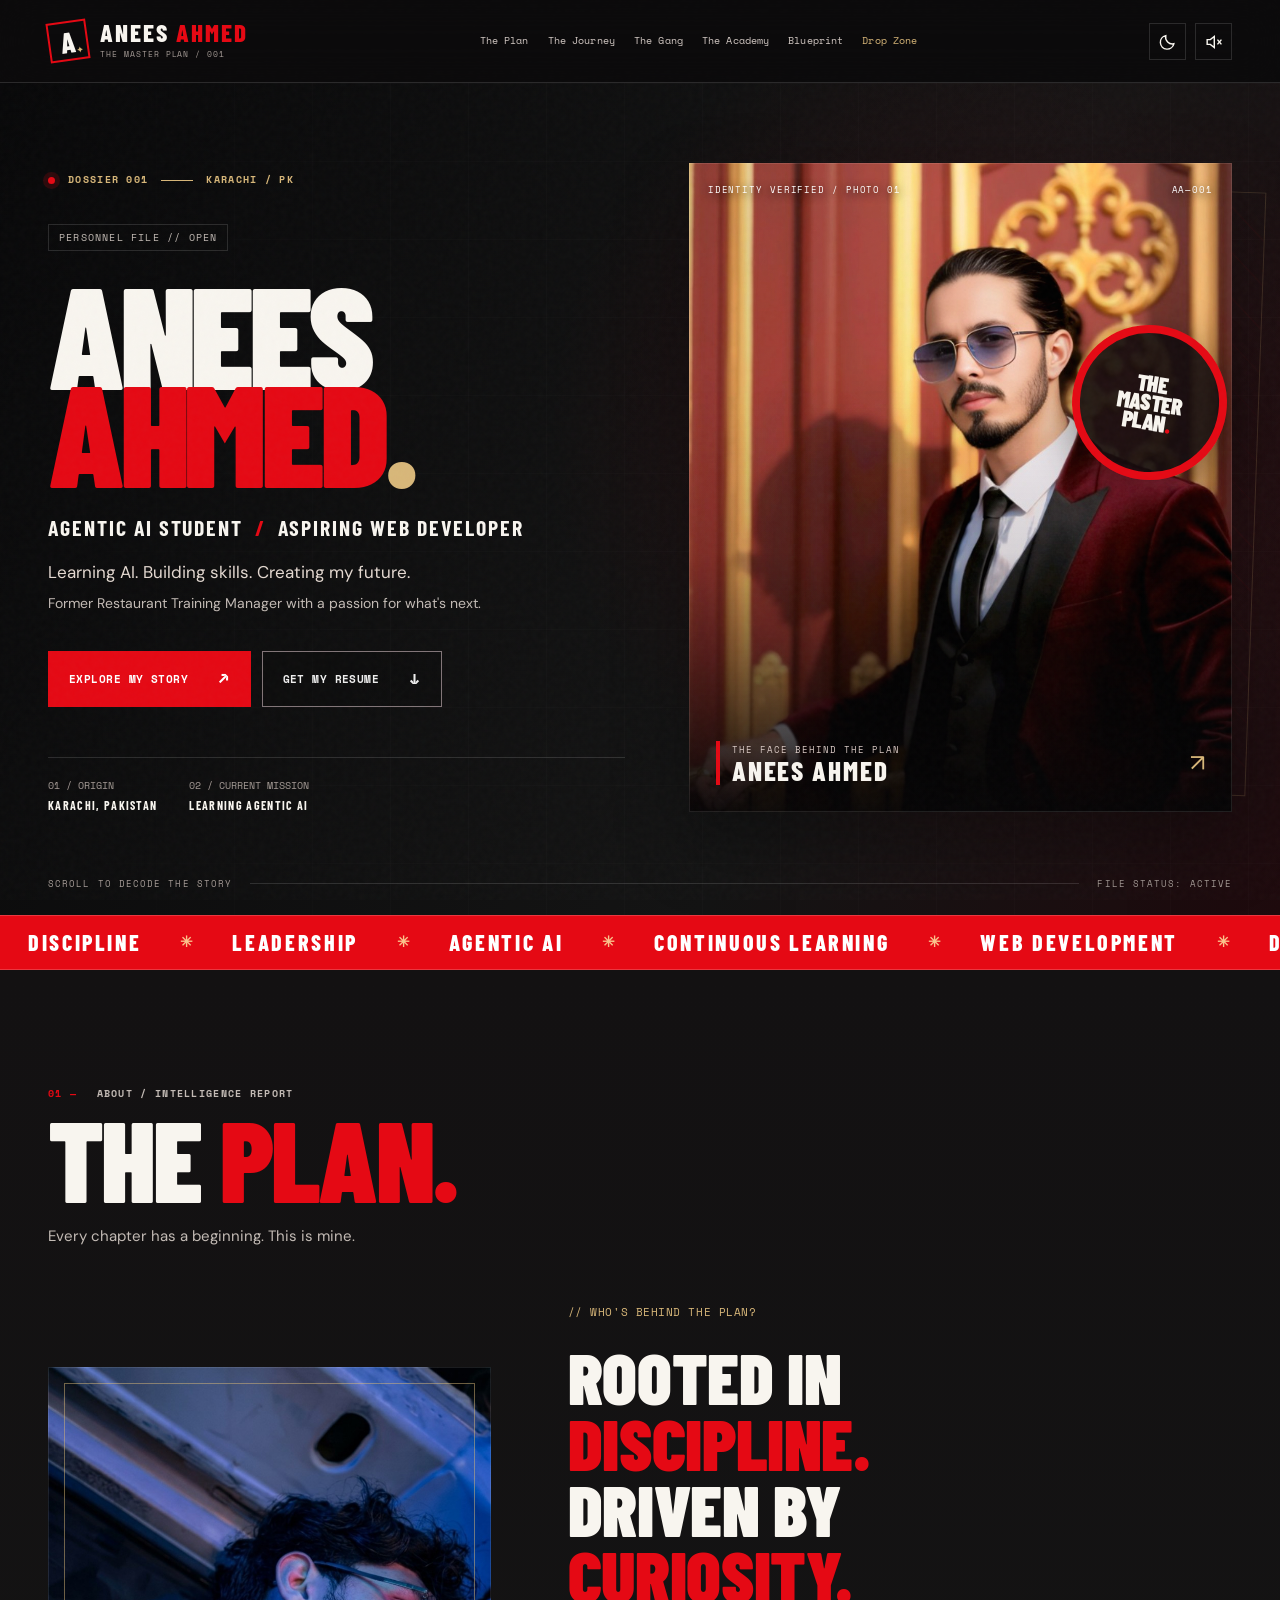
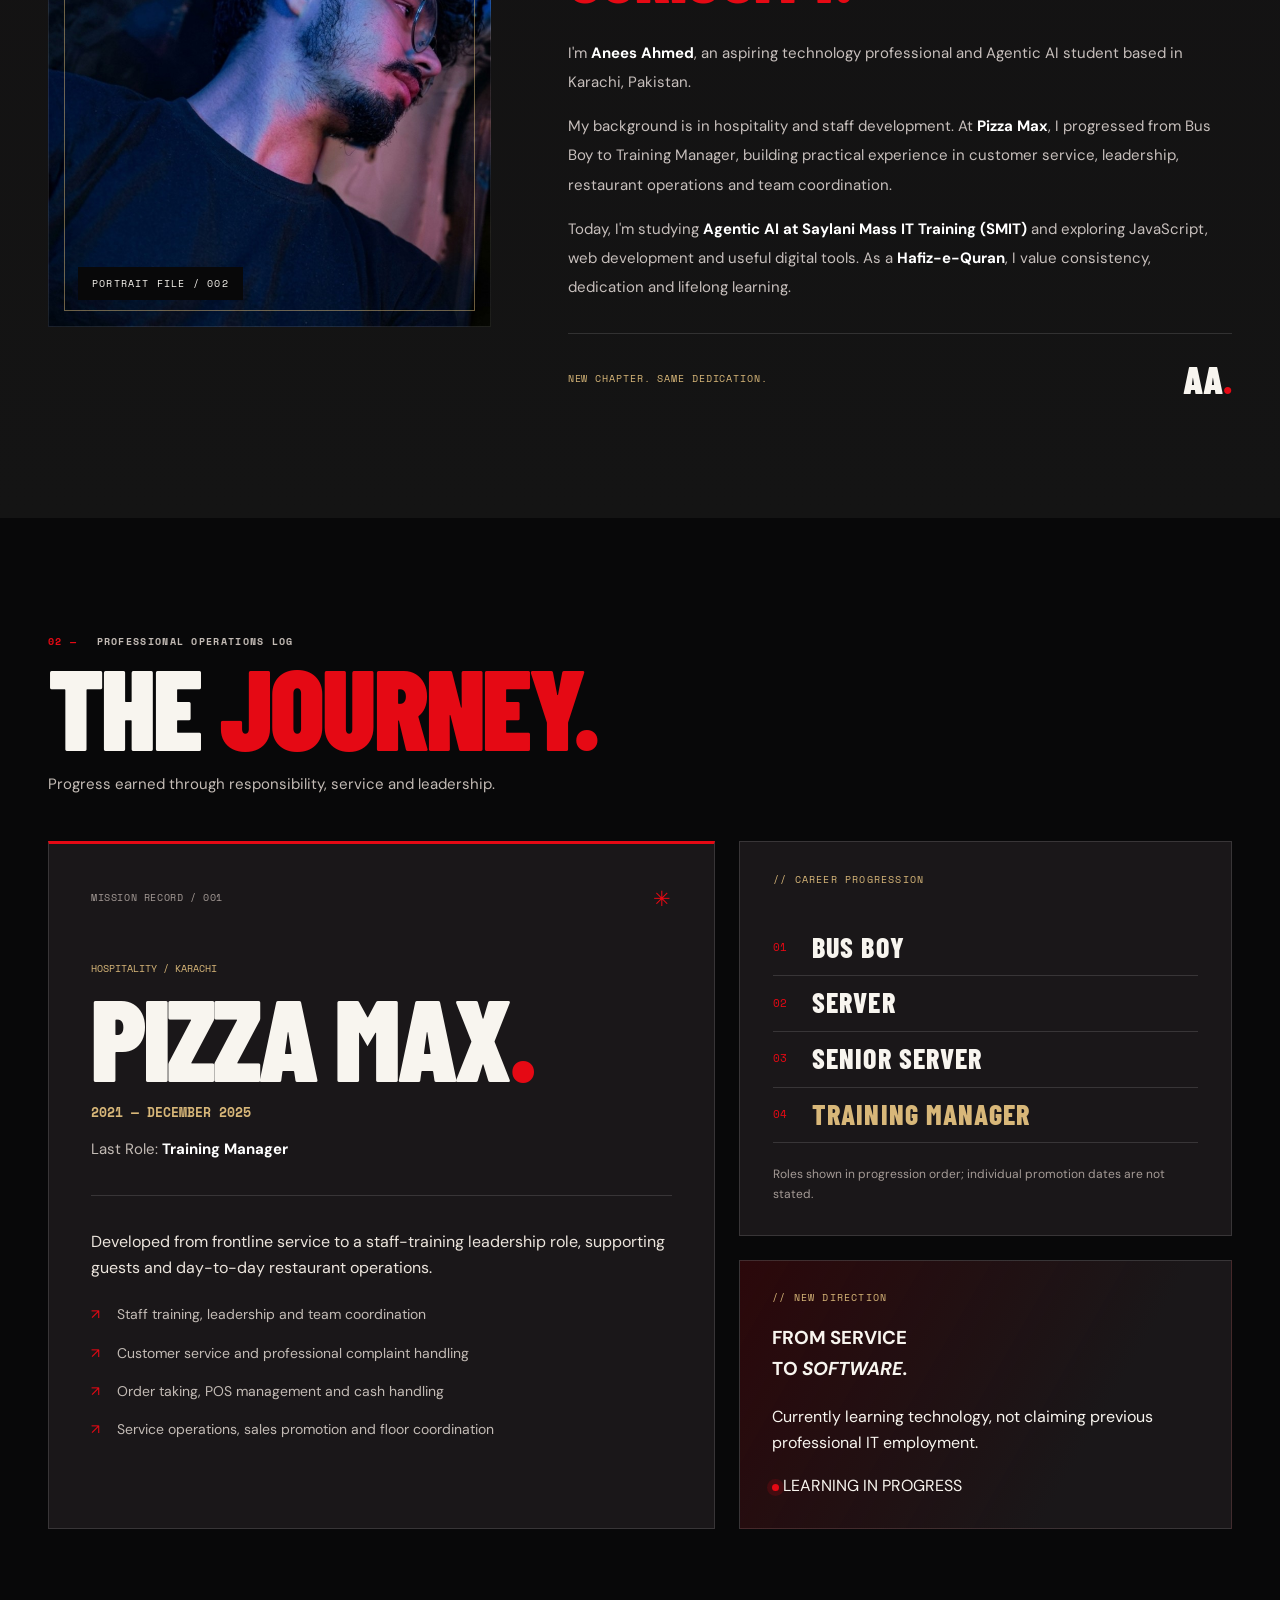
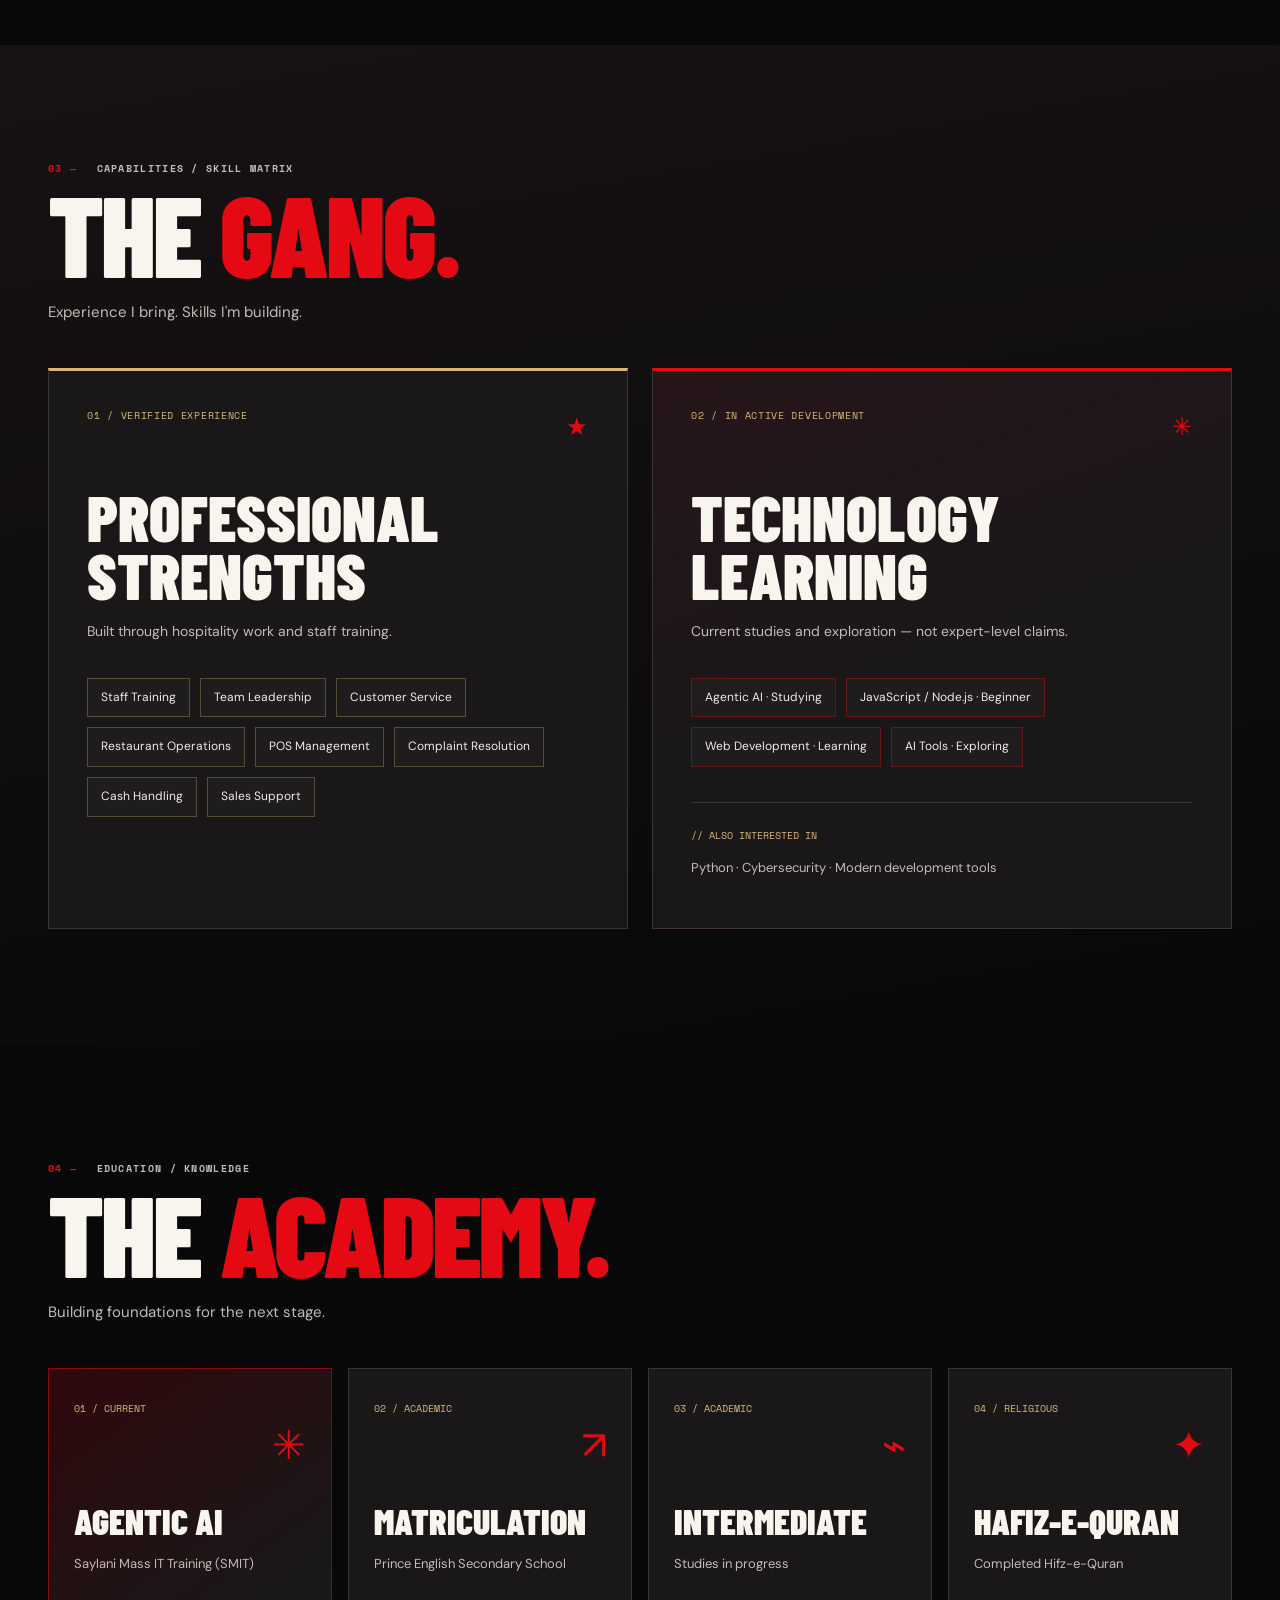
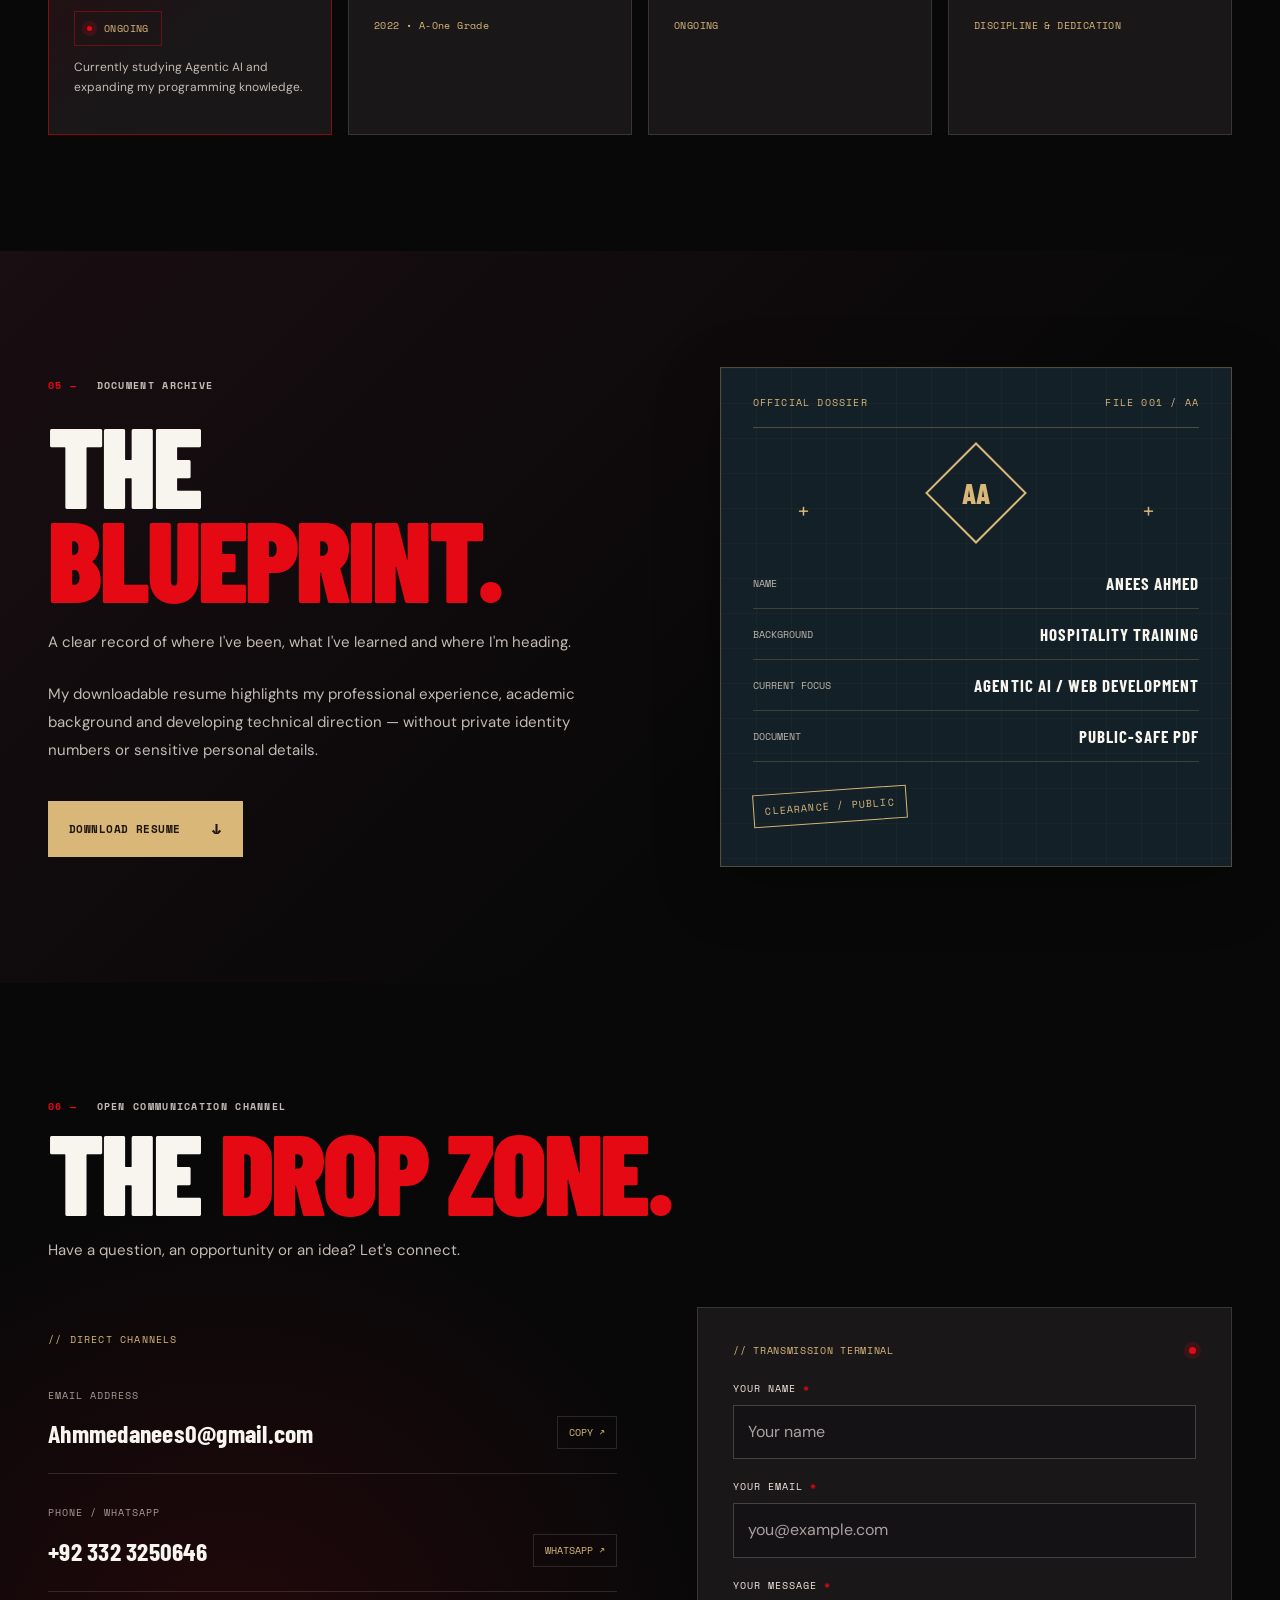
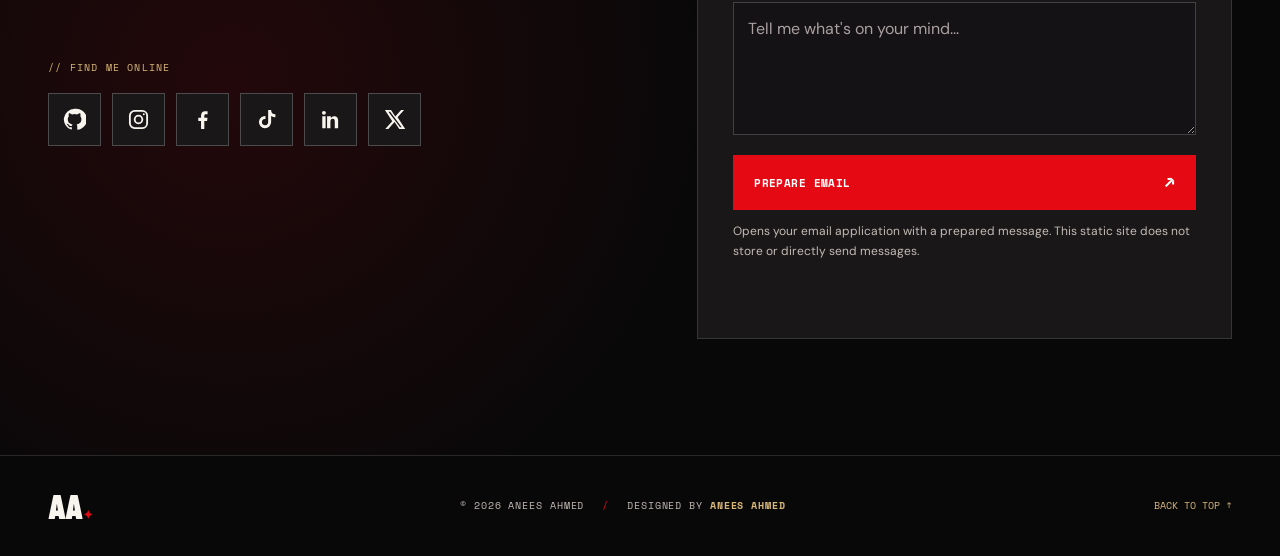
<file: index.html>
<!DOCTYPE html>
<html lang="en">
<head>
  <meta charset="UTF-8">
  <meta name="viewport" content="width=device-width,initial-scale=1">
  <meta name="theme-color" content="#141414">
  <meta name="description" content="Anees Ahmed — Agentic AI student and aspiring web developer in Karachi, Pakistan. Explore his hospitality leadership experience, skills, and learning journey.">
  <meta name="color-scheme" content="dark">
  <meta property="og:title" content="Anees Ahmed | The Master Plan">
  <meta property="og:description" content="Agentic AI Student • Aspiring Web Developer • Former Restaurant Training Manager">
  <meta property="og:type" content="website">
  <meta property="og:image" content="assets/anees-red-suit.jpg">
  <title>Anees Ahmed | The Master Plan</title>
  <link rel="icon" href="assets/favicon.svg" type="image/svg+xml">
  <link rel="preconnect" href="https://fonts.googleapis.com">
  <link rel="preconnect" href="https://fonts.gstatic.com" crossorigin>
  <link href="https://fonts.googleapis.com/css2?family=Barlow+Condensed:wght@500;600;700;800;900&family=DM+Sans:wght@400;500;600;700&family=Space+Mono:wght@400;700&display=swap" rel="stylesheet">
  <link rel="stylesheet" href="style.css">
  <script src="script.js" defer></script>
</head>
<body data-theme="red-alert">
  <a class="skip-link" href="#main">Skip to content</a>
  <div class="grain" aria-hidden="true"></div>
  <div class="read-progress" aria-hidden="true"><span id="progressBar"></span></div>

  <header class="site-header" id="top">
    <div class="container header-inner">
      <a class="brand" href="#top" aria-label="Anees Ahmed — back to top">
        <span class="brand-crest" aria-hidden="true">A<span>✦</span></span>
        <span class="brand-type">ANEES<span> AHMED</span><small>THE MASTER PLAN / 001</small></span>
      </a>
      <nav class="nav-desktop" aria-label="Main navigation">
        <a href="#plan">The Plan</a><a href="#journey">The Journey</a><a href="#gang">The Gang</a><a href="#academy">The Academy</a><a href="#blueprint">Blueprint</a><a href="#dropzone">Drop Zone</a>
      </nav>
      <div class="header-tools">
        <button class="tool-button" id="themeToggle" type="button" aria-label="Switch to stealth theme" title="Switch color theme" aria-pressed="false">
          <svg viewBox="0 0 24 24" fill="none" stroke="currentColor" stroke-width="1.8" aria-hidden="true"><path d="M20 14.2A8.6 8.6 0 0 1 9.8 4a8.6 8.6 0 1 0 10.2 10.2Z"/></svg>
        </button>
        <button class="tool-button" id="soundToggle" type="button" aria-label="Turn interface sound on" aria-pressed="false" title="Sound off">
          <svg viewBox="0 0 24 24" fill="none" stroke="currentColor" stroke-width="1.8" aria-hidden="true"><path d="M4 9v6h4l5 4V5L8 9H4Z"/><path id="soundSlash" d="m17 9 5 6M22 9l-5 6"/></svg>
        </button>
        <button class="menu-button" id="menuToggle" type="button" aria-label="Open navigation" aria-controls="mobileNav" aria-expanded="false"><span></span><span></span></button>
      </div>
    </div>
    <nav class="nav-mobile" id="mobileNav" aria-label="Mobile navigation" inert>
      <a href="#plan"><span>01</span>The Plan</a><a href="#journey"><span>02</span>The Journey</a><a href="#gang"><span>03</span>The Gang</a><a href="#academy"><span>04</span>The Academy</a><a href="#blueprint"><span>05</span>Blueprint</a><a href="#dropzone"><span>06</span>Drop Zone</a>
    </nav>
  </header>

  <main id="main">
    <section class="hero" aria-labelledby="heroTitle">
      <div class="hero-grid-lines" aria-hidden="true"></div>
      <div class="container hero-grid">
        <div class="hero-copy">
          <p class="eyebrow"><span class="pulse" aria-hidden="true"></span> DOSSIER 001 <span class="eyebrow-line"></span> KARACHI / PK</p>
          <div class="hero-codename">PERSONNEL FILE // OPEN</div>
          <h1 id="heroTitle">ANEES<br><span>AHMED<span class="heading-period">.</span></span></h1>
          <p class="hero-role">AGENTIC AI STUDENT <b>/</b> ASPIRING WEB DEVELOPER</p>
          <p class="hero-description">Learning AI. Building skills. Creating my future.<br><span>Former Restaurant Training Manager with a passion for what's next.</span></p>
          <div class="hero-cta"><a class="btn btn-red" href="#plan">EXPLORE MY STORY <span aria-hidden="true">↗</span></a><a class="btn btn-outline" href="resume/Anees_Ahmed_Public_Resume.pdf" download>GET MY RESUME <span aria-hidden="true">↓</span></a></div>
          <div class="hero-facts"><div><span>01 / ORIGIN</span><strong>KARACHI, PAKISTAN</strong></div><div><span>02 / CURRENT MISSION</span><strong>LEARNING AGENTIC AI</strong></div></div>
        </div>
        <div class="hero-art">
          <div class="art-backdrop" aria-hidden="true"></div>
          <div class="photo-frame">
            <img class="hero-photo" src="assets/anees-red-suit.jpg" alt="Portrait of Anees Ahmed in a maroon suit, standing beside an ornate red and gold doorway" width="747" height="1536" fetchpriority="high">
            <div class="photo-overlay" aria-hidden="true"></div>
          </div>
          <div class="photo-top-line"><span>IDENTITY VERIFIED / PHOTO 01</span><span>AA—001</span></div>
          <div class="photo-stamp" aria-hidden="true"><span>THE<br>MASTER<br>PLAN<span class="stamp-dot">.</span></span></div>
          <div class="hero-photo-caption"><span class="caption-accent"></span><div><small>THE FACE BEHIND THE PLAN</small><strong>ANEES AHMED</strong></div><span class="photo-arrow" aria-hidden="true">↗</span></div>
        </div>
      </div>
      <div class="hero-bottom container"><span>SCROLL TO DECODE THE STORY</span><span class="hero-bottom-line" aria-hidden="true"></span><span>FILE STATUS: ACTIVE</span></div>
    </section>

    <div class="ticker" aria-label="Professional focus"><div class="ticker-track" aria-hidden="true"><span>DISCIPLINE</span><b>✳</b><span>LEADERSHIP</span><b>✳</b><span>AGENTIC AI</span><b>✳</b><span>CONTINUOUS LEARNING</span><b>✳</b><span>WEB DEVELOPMENT</span><b>✳</b><span>DISCIPLINE</span><b>✳</b><span>LEADERSHIP</span><b>✳</b><span>AGENTIC AI</span><b>✳</b><span>CONTINUOUS LEARNING</span><b>✳</b><span>WEB DEVELOPMENT</span><b>✳</b></div></div>

    <section class="section plan" id="plan" aria-labelledby="planTitle">
      <div class="container">
        <div class="section-heading reveal"><p class="section-kicker"><span>01 —</span> ABOUT / INTELLIGENCE REPORT</p><h2 id="planTitle">THE <em>PLAN.</em></h2><p>Every chapter has a beginning. This is mine.</p></div>
        <div class="plan-layout">
          <div class="about-photo-wrap reveal">
            <img src="assets/anees-blue-portrait.png" alt="Side-profile photograph of Anees Ahmed wearing glasses under atmospheric blue and pink lighting" width="865" height="1536" loading="lazy">
            <div class="about-photo-edge" aria-hidden="true"></div>
            <span class="about-photo-label">PORTRAIT FILE / 002</span>
          </div>
          <div class="about-copy reveal">
            <p class="type-line">// WHO'S BEHIND THE PLAN?</p>
            <h3>ROOTED IN<br><span>DISCIPLINE.</span><br>DRIVEN BY<br><span>CURIOSITY.</span></h3>
            <p>I'm <strong>Anees Ahmed</strong>, an aspiring technology professional and Agentic AI student based in Karachi, Pakistan.</p>
            <p>My background is in hospitality and staff development. At <strong>Pizza Max</strong>, I progressed from Bus Boy to Training Manager, building practical experience in customer service, leadership, restaurant operations and team coordination.</p>
            <p>Today, I'm studying <strong>Agentic AI at Saylani Mass IT Training (SMIT)</strong> and exploring JavaScript, web development and useful digital tools. As a <strong>Hafiz-e-Quran</strong>, I value consistency, dedication and lifelong learning.</p>
            <div class="bio-signature"><span>NEW CHAPTER. SAME DEDICATION.</span><strong>AA<span>.</span></strong></div>
          </div>
        </div>
      </div>
    </section>

    <section class="section journey" id="journey" aria-labelledby="journeyTitle">
      <div class="container">
        <div class="section-heading reveal"><p class="section-kicker"><span>02 —</span> PROFESSIONAL OPERATIONS LOG</p><h2 id="journeyTitle">THE <em>JOURNEY.</em></h2><p>Progress earned through responsibility, service and leadership.</p></div>
        <div class="journey-grid">
          <article class="experience-feature reveal"><div class="panel-head"><span>MISSION RECORD / 001</span><span class="panel-mark">✳</span></div><p class="small-gold">HOSPITALITY / KARACHI</p><h3>PIZZA MAX<span>.</span></h3><p class="exp-date">2021 — DECEMBER 2025</p><p class="exp-role">Last Role: <strong>Training Manager</strong></p><div class="divider-line"></div><p class="exp-lead">Developed from frontline service to a staff-training leadership role, supporting guests and day-to-day restaurant operations.</p><ul class="exp-bullets"><li>Staff training, leadership and team coordination</li><li>Customer service and professional complaint handling</li><li>Order taking, POS management and cash handling</li><li>Service operations, sales promotion and floor coordination</li></ul></article>
          <div class="journey-side reveal"><div class="timeline-card"><span class="micro-label">// CAREER PROGRESSION</span><ol class="career-steps"><li><span>01</span><strong>BUS BOY</strong></li><li><span>02</span><strong>SERVER</strong></li><li><span>03</span><strong>SENIOR SERVER</strong></li><li><span>04</span><strong>TRAINING MANAGER</strong></li></ol><p>Roles shown in progression order; individual promotion dates are not stated.</p></div><div class="now-card"><span class="micro-label">// NEW DIRECTION</span><h3>FROM SERVICE<br>TO <em>SOFTWARE.</em></h3><p>Currently learning technology, not claiming previous professional IT employment.</p><span class="now-tag"><span class="pulse" aria-hidden="true"></span> LEARNING IN PROGRESS</span></div></div>
        </div>
      </div>
    </section>

    <section class="section gang" id="gang" aria-labelledby="gangTitle">
      <div class="container">
        <div class="section-heading reveal"><p class="section-kicker"><span>03 —</span> CAPABILITIES / SKILL MATRIX</p><h2 id="gangTitle">THE <em>GANG.</em></h2><p>Experience I bring. Skills I'm building.</p></div>
        <div class="skills-grid">
          <article class="skill-panel reveal"><div class="skill-panel-top"><span>01 / VERIFIED EXPERIENCE</span><span>★</span></div><h3>PROFESSIONAL<br>STRENGTHS</h3><p>Built through hospitality work and staff training.</p><div class="skill-tags"><span>Staff Training</span><span>Team Leadership</span><span>Customer Service</span><span>Restaurant Operations</span><span>POS Management</span><span>Complaint Resolution</span><span>Cash Handling</span><span>Sales Support</span></div></article>
          <article class="skill-panel learning-panel reveal"><div class="skill-panel-top"><span>02 / IN ACTIVE DEVELOPMENT</span><span>✳</span></div><h3>TECHNOLOGY<br>LEARNING</h3><p>Current studies and exploration — not expert-level claims.</p><div class="skill-tags"><span>Agentic AI · Studying</span><span>JavaScript / Node.js · Beginner</span><span>Web Development · Learning</span><span>AI Tools · Exploring</span></div><div class="interest-block"><span>// ALSO INTERESTED IN</span><p>Python · Cybersecurity · Modern development tools</p></div></article>
        </div>
      </div>
    </section>

    <section class="section academy" id="academy" aria-labelledby="academyTitle">
      <div class="container">
        <div class="section-heading reveal"><p class="section-kicker"><span>04 —</span> EDUCATION / KNOWLEDGE</p><h2 id="academyTitle">THE <em>ACADEMY.</em></h2><p>Building foundations for the next stage.</p></div>
        <div class="academy-grid">
          <article class="edu-card featured-edu reveal"><span class="edu-number">01 / CURRENT</span><span class="edu-icon" aria-hidden="true">✳</span><h3>AGENTIC AI</h3><p class="edu-school">Saylani Mass IT Training (SMIT)</p><span class="status-pill"><span class="pulse" aria-hidden="true"></span> ONGOING</span><p>Currently studying Agentic AI and expanding my programming knowledge.</p></article>
          <article class="edu-card reveal"><span class="edu-number">02 / ACADEMIC</span><span class="edu-icon" aria-hidden="true">↗</span><h3>MATRICULATION</h3><p class="edu-school">Prince English Secondary School</p><span class="edu-year">2022 • A-One Grade</span></article>
          <article class="edu-card reveal"><span class="edu-number">03 / ACADEMIC</span><span class="edu-icon" aria-hidden="true">⌁</span><h3>INTERMEDIATE</h3><p class="edu-school">Studies in progress</p><span class="edu-year">ONGOING</span></article>
          <article class="edu-card reveal"><span class="edu-number">04 / RELIGIOUS</span><span class="edu-icon" aria-hidden="true">✦</span><h3>HAFIZ-E-QURAN</h3><p class="edu-school">Completed Hifz-e-Quran</p><span class="edu-year">DISCIPLINE & DEDICATION</span></article>
        </div>
      </div>
    </section>

    <section class="section blueprint" id="blueprint" aria-labelledby="blueprintTitle">
      <div class="container blueprint-grid">
        <div class="blueprint-copy reveal"><p class="section-kicker"><span>05 —</span> DOCUMENT ARCHIVE</p><h2 id="blueprintTitle">THE <em>BLUEPRINT.</em></h2><p>A clear record of where I've been, what I've learned and where I'm heading.</p><p>My downloadable resume highlights my professional experience, academic background and developing technical direction — without private identity numbers or sensitive personal details.</p><a class="btn btn-gold" href="resume/Anees_Ahmed_Public_Resume.pdf" download="Anees_Ahmed_Resume.pdf">DOWNLOAD RESUME <span aria-hidden="true">↓</span></a></div>
        <div class="resume-sheet reveal"><div class="resume-sheet-top"><span>OFFICIAL DOSSIER</span><span>FILE 001 / AA</span></div><div class="resume-sheet-grid" aria-hidden="true"><div class="blueprint-diamond"></div><span class="bp-x">+</span><span class="bp-y">+</span></div><div class="resume-sheet-row"><span>NAME</span><strong>ANEES AHMED</strong></div><div class="resume-sheet-row"><span>BACKGROUND</span><strong>HOSPITALITY TRAINING</strong></div><div class="resume-sheet-row"><span>CURRENT FOCUS</span><strong>AGENTIC AI / WEB DEVELOPMENT</strong></div><div class="resume-sheet-row"><span>DOCUMENT</span><strong>PUBLIC-SAFE PDF</strong></div><div class="resume-seal">CLEARANCE / PUBLIC</div></div>
      </div>
    </section>

    <section class="section contact" id="dropzone" aria-labelledby="contactTitle">
      <div class="contact-ambient" aria-hidden="true"></div>
      <div class="container">
        <div class="section-heading reveal"><p class="section-kicker"><span>06 —</span> OPEN COMMUNICATION CHANNEL</p><h2 id="contactTitle">THE <em>DROP ZONE.</em></h2><p>Have a question, an opportunity or an idea? Let's connect.</p></div>
        <div class="contact-grid">
          <div class="contact-info reveal"><p class="micro-label">// DIRECT CHANNELS</p><div class="contact-item"><span>EMAIL ADDRESS</span><div class="contact-value"><a href="mailto:Ahmmedanees0@gmail.com">Ahmmedanees0@gmail.com</a><button type="button" id="copyEmail" aria-label="Copy email address" title="Copy email address">COPY ↗</button></div></div><div class="contact-item"><span>PHONE / WHATSAPP</span><div class="contact-value"><a href="tel:+923323250646">+92 332 3250646</a><a class="inline-whatsapp" href="https://wa.me/923323250646" target="_blank" rel="noopener noreferrer" aria-label="Open WhatsApp chat">WHATSAPP ↗</a></div></div><p class="copy-feedback" id="copyFeedback" role="status" aria-live="polite"></p>
            <p class="micro-label social-heading">// FIND ME ONLINE</p>
            <nav class="social-links" aria-label="Social media profiles">
              <!-- Only icon buttons are displayed: supplied URLs are stored in href attributes. -->
              <a class="social-icon" href="https://github.com/AneesQurashi" aria-label="GitHub — open Anees Ahmed's profile" title="GitHub" target="_blank" rel="noopener noreferrer"><svg viewBox="0 0 24 24" aria-hidden="true" fill="currentColor"><path d="M12 .9a11.1 11.1 0 0 0-3.51 21.63c.56.1.76-.24.76-.54v-1.96c-3.1.67-3.75-1.3-3.75-1.3-.51-1.29-1.25-1.63-1.25-1.63-1.02-.7.08-.69.08-.69 1.13.08 1.73 1.16 1.73 1.16 1.01 1.72 2.64 1.23 3.29.94.1-.72.4-1.22.73-1.5-2.48-.28-5.1-1.24-5.1-5.5 0-1.22.44-2.21 1.16-2.99-.12-.28-.5-1.42.11-2.95 0 0 .95-.3 3.06 1.14a10.7 10.7 0 0 1 5.57 0c2.11-1.43 3.05-1.14 3.05-1.14.62 1.53.23 2.67.12 2.95.73.78 1.16 1.77 1.16 2.99 0 4.27-2.62 5.22-5.12 5.49.4.35.78 1.05.78 2.12v3.14c0 .3.2.65.77.54A11.1 11.1 0 0 0 12 .9Z"/></svg></a>
              <a class="social-icon" href="https://www.instagram.com/anee5_ahmed" aria-label="Instagram — open Anees Ahmed's profile" title="Instagram" target="_blank" rel="noopener noreferrer"><svg viewBox="0 0 24 24" aria-hidden="true" fill="none" stroke="currentColor" stroke-width="1.9"><rect x="3" y="3" width="18" height="18" rx="5"/><circle cx="12" cy="12" r="4"/><circle cx="17.5" cy="6.5" r="1" fill="currentColor" stroke="none"/></svg></a>
              <a class="social-icon" href="https://www.facebook.com/share/19KHuo5vs2/" aria-label="Facebook — open Anees Ahmed's profile" title="Facebook" target="_blank" rel="noopener noreferrer"><svg viewBox="0 0 24 24" aria-hidden="true" fill="currentColor"><path d="M13.9 22v-8.5h2.87l.43-3.33h-3.3V8.04c0-.96.27-1.62 1.65-1.62h1.76V3.45c-.31-.04-1.35-.13-2.56-.13-2.54 0-4.28 1.55-4.28 4.39v2.46H7.6v3.33h2.87V22h3.43Z"/></svg></a>
              <a class="social-icon" href="https://www.tiktok.com/@anee5.ahmed?" aria-label="TikTok — open Anees Ahmed's profile" title="TikTok" target="_blank" rel="noopener noreferrer"><svg viewBox="0 0 24 24" aria-hidden="true" fill="currentColor"><path d="M16.83 2h-3.1v12.7a3.23 3.23 0 1 1-2.79-3.2V8.36a6.36 6.36 0 1 0 5.89 6.34V8.27a7.8 7.8 0 0 0 4.45 1.43V6.62A4.64 4.64 0 0 1 16.83 2Z"/></svg></a>
              <a class="social-icon" href="https://pk.linkedin.com/in/a%C9%B4%E1%B4%87%E1%B4%87%EA%9C%B1-q%E1%B4%9C%CA%80%E1%B4%80%EA%9C%B1%CA%9C%C9%AA-%E3%83%84-748636331" aria-label="LinkedIn — open Anees Ahmed's profile" title="LinkedIn" target="_blank" rel="noopener noreferrer"><svg viewBox="0 0 24 24" aria-hidden="true" fill="currentColor"><path d="M5.15 3a2.05 2.05 0 1 0 0 4.1 2.05 2.05 0 0 0 0-4.1ZM3.4 8.65h3.5V21H3.4V8.65Zm5.65 0h3.35v1.69h.05a3.68 3.68 0 0 1 3.31-1.83c3.54 0 4.2 2.33 4.2 5.36V21h-3.5v-6.34c0-1.51-.03-3.45-2.1-3.45-2.11 0-2.43 1.65-2.43 3.34V21h-3.5V8.65Z"/></svg></a>
              <a class="social-icon" href="https://x.com/anees_ahmmed" aria-label="X (Twitter) — open Anees Ahmed's profile" title="X (Twitter)" target="_blank" rel="noopener noreferrer"><svg viewBox="0 0 24 24" aria-hidden="true" fill="currentColor"><path d="M18.9 2H22l-6.78 7.75L23.2 22h-6.25l-4.9-7.45L5.53 22H2.4l7.25-8.29L1.98 2h6.41l4.43 6.77L18.9 2Zm-1.1 18h1.72L7.46 3.9H5.62L17.8 20Z"/></svg></a>
            </nav>
          </div>
          <form class="contact-form reveal" id="contactForm"><div class="form-top"><span>// TRANSMISSION TERMINAL</span><span class="signal-dot" aria-hidden="true"></span></div><label for="senderName">YOUR NAME <span>*</span></label><input id="senderName" name="name" type="text" maxlength="100" autocomplete="name" placeholder="Your name" required><label for="senderEmail">YOUR EMAIL <span>*</span></label><input id="senderEmail" name="email" type="email" maxlength="200" autocomplete="email" placeholder="you@example.com" required><label for="senderMessage">YOUR MESSAGE <span>*</span></label><textarea id="senderMessage" name="message" rows="4" maxlength="3000" placeholder="Tell me what's on your mind..." required></textarea><button type="submit" class="btn btn-red form-submit">PREPARE EMAIL <span aria-hidden="true">↗</span></button><p class="form-footnote">Opens your email application with a prepared message. This static site does not store or directly send messages.</p><p id="formStatus" class="form-status" role="status" aria-live="polite"></p></form>
        </div>
      </div>
    </section>
  </main>

  <footer class="site-footer"><div class="container footer-inner"><a href="#top" class="footer-logo" aria-label="Back to top">AA<span>✦</span></a><p>© <span id="year">2026</span> ANEES AHMED <span class="footer-separator">/</span> DESIGNED BY <strong>ANEES AHMED</strong></p><a href="#top" class="footer-back">BACK TO TOP ↑</a></div></footer>
</body>
</html>
</file>
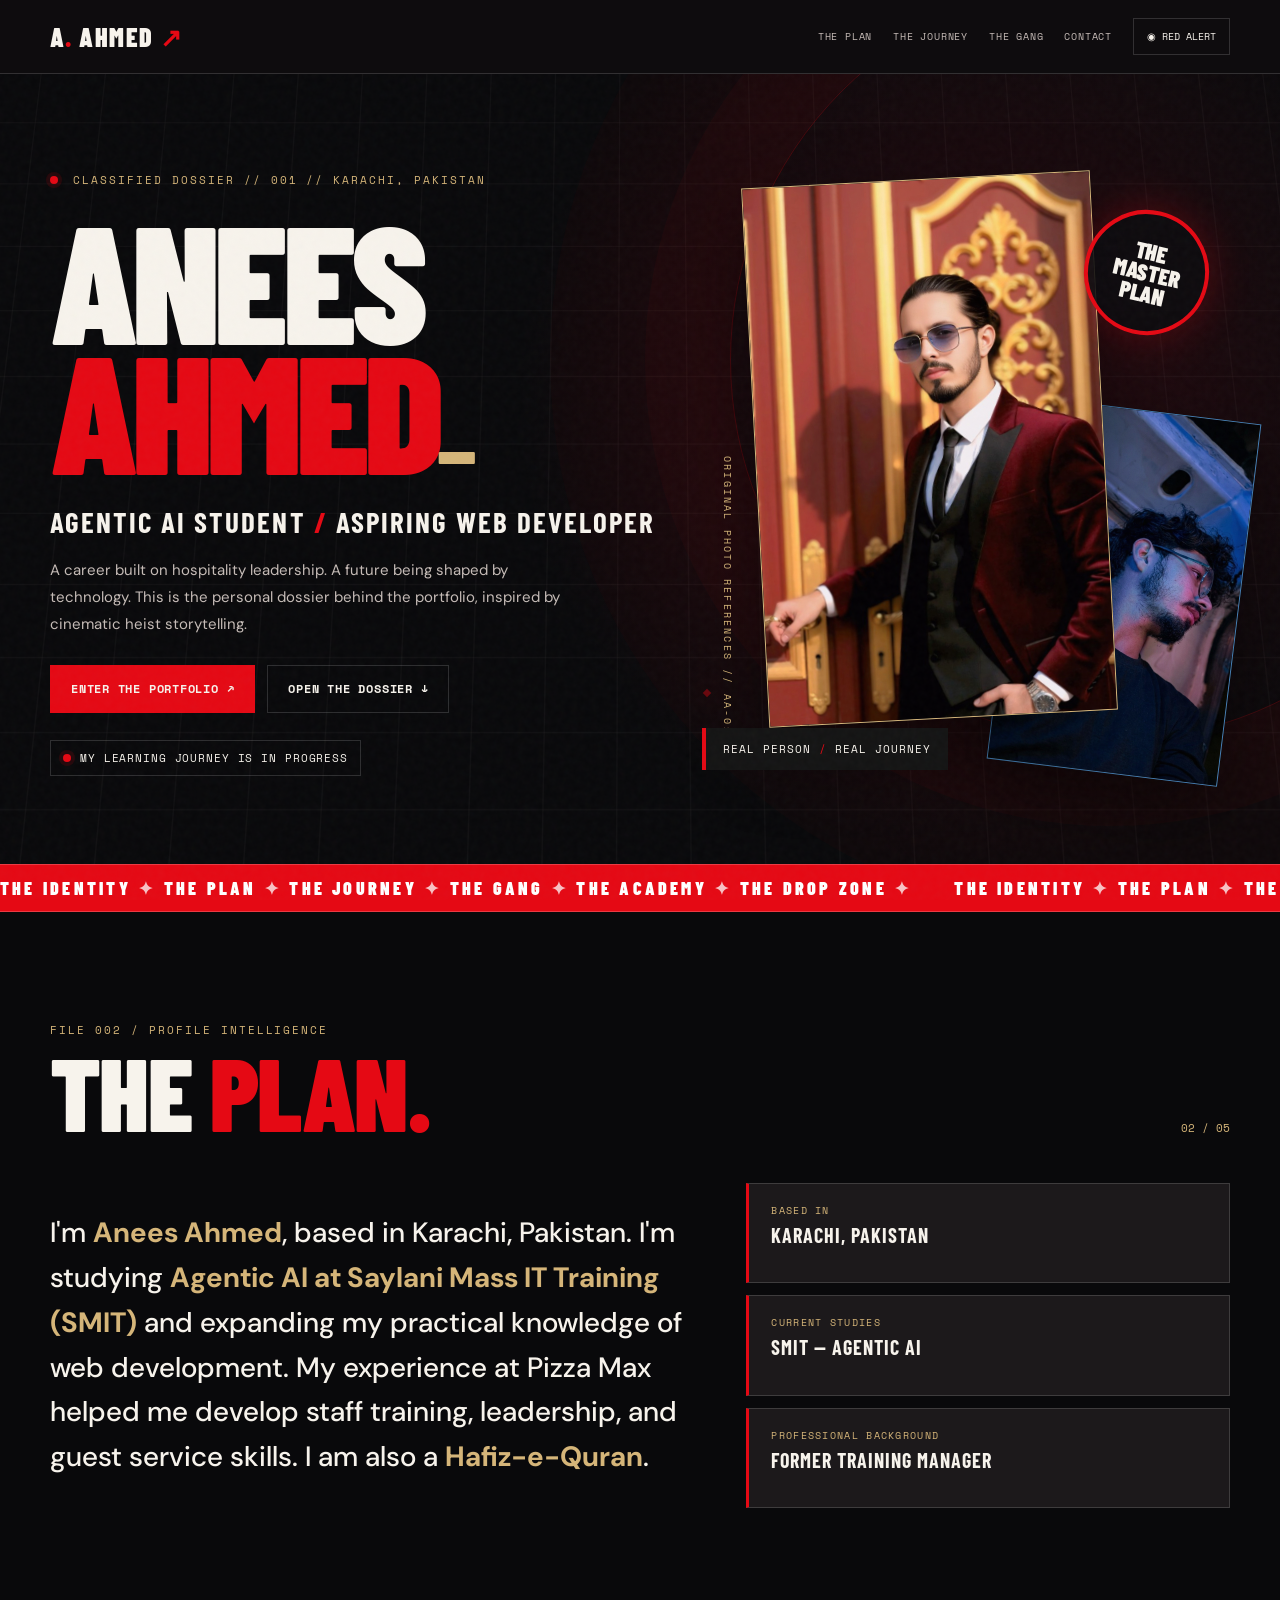
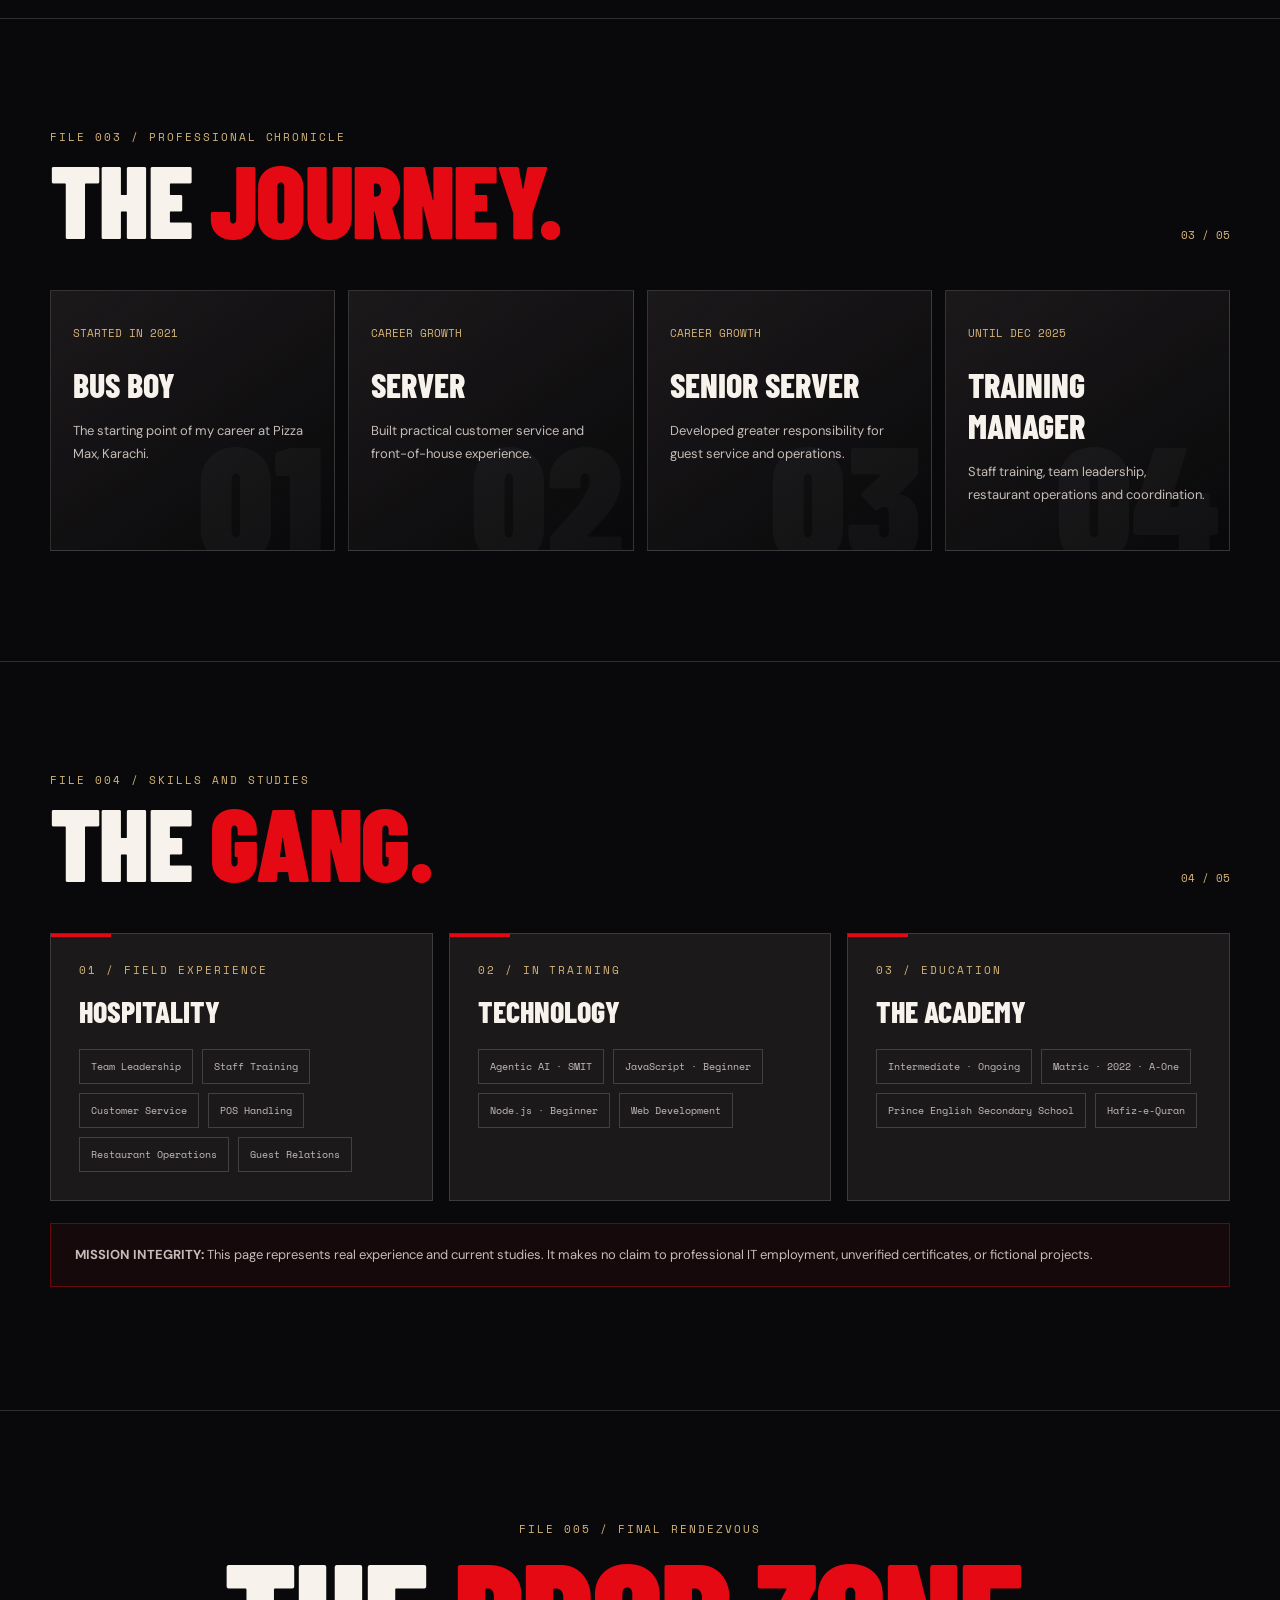
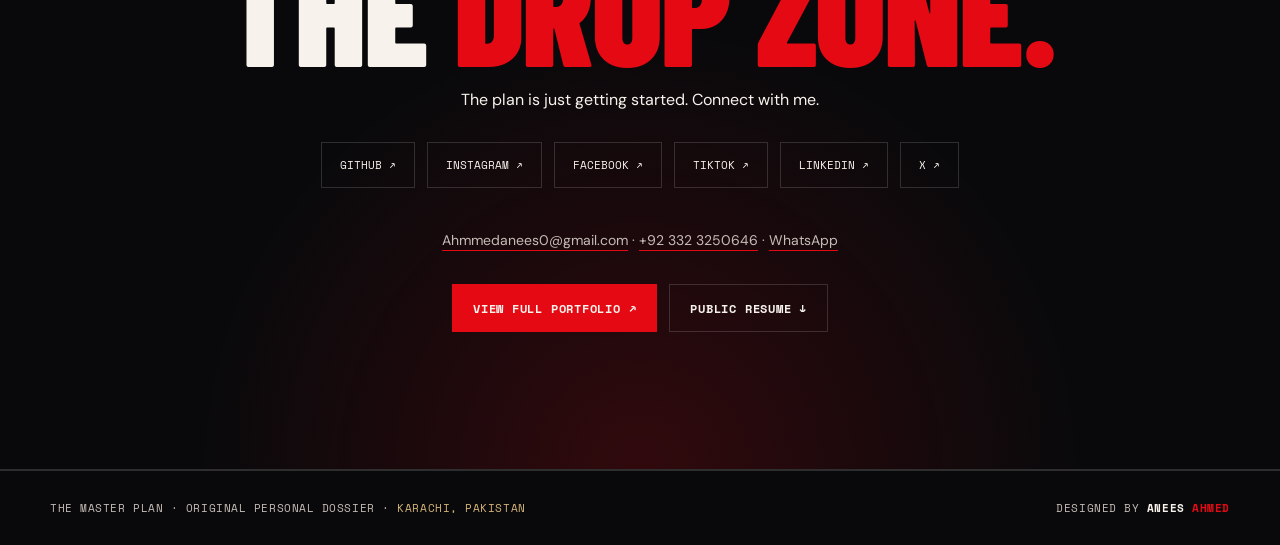
<file: README-animated.html>
<!doctype html>
<html lang="en">
<head>
<meta charset="utf-8" />
<meta name="viewport" content="width=device-width, initial-scale=1" />
<meta name="theme-color" content="#141414" />
<meta name="description" content="The Master Plan — animated companion dossier to Anees Ahmed's Money Heist-inspired professional portfolio." />
<title>The Master Plan | Anees Ahmed — Animated Dossier</title>
<link rel="preconnect" href="https://fonts.googleapis.com" />
<link rel="preconnect" href="https://fonts.gstatic.com" crossorigin />
<link href="https://fonts.googleapis.com/css2?family=Barlow+Condensed:wght@500;600;700;800;900&family=DM+Sans:wght@400;500;600;700&family=Space+Mono:wght@400;700&display=swap" rel="stylesheet" />
<style>
:root{--black:#141414;--black2:#09090b;--card:#1c191b;--red:#e50914;--ruby:#920916;--gold:#d5b579;--white:#f7f3ec;--muted:#c6bcb7;--line:rgba(255,255,255,.15);--heading:'Barlow Condensed',Impact,sans-serif;--body:'DM Sans',Arial,sans-serif;--mono:'Space Mono',monospace}
body[data-mode="stealth"]{--black:#091016;--black2:#06090e;--card:#131f27;--red:#c0a06c;--ruby:#56432f;--gold:#e4c38c;--line:rgba(220,231,240,.16)}
*{box-sizing:border-box}html{scroll-behavior:smooth}body{margin:0;color:var(--white);background:var(--black2);font-family:var(--body);overflow-x:hidden;transition:background .35s,color .35s}a{color:inherit;text-decoration:none}button{font:inherit}button:focus-visible,a:focus-visible{outline:2px solid var(--gold);outline-offset:4px}::selection{background:var(--red);color:white}
.noise{position:fixed;inset:0;pointer-events:none;z-index:10;opacity:.06;background-image:url('data:image/svg+xml,%3Csvg viewBox=%220 0 180 180%22 xmlns=%22http://www.w3.org/2000/svg%22%3E%3Cfilter id=%22n%22%3E%3CfeTurbulence type=%22fractalNoise%22 baseFrequency=%22.75%22 numOctaves=%223%22 seed=%223%22/%3E%3C/filter%3E%3Crect width=%22100%25%22 height=%22100%25%22 filter=%22url(%23n)%22 opacity=%22.5%22/%3E%3C/svg%3E')}.progress{position:fixed;top:0;left:0;right:auto;width:0;height:3px;z-index:100;background:var(--red);box-shadow:0 0 14px var(--red)}
.wrap{width:min(1180px,calc(100% - 64px));margin:auto}.mono{font-family:var(--mono);letter-spacing:.09em;text-transform:uppercase}.accent{color:var(--red)}.gold{color:var(--gold)}.eyebrow{font-size:11px;color:var(--gold);font-family:var(--mono);letter-spacing:.18em;text-transform:uppercase}.chip{border:1px solid var(--line);padding:9px 12px;display:inline-flex;gap:9px;align-items:center;font:11px var(--mono);letter-spacing:.08em;text-transform:uppercase}.pulse{display:inline-block;width:8px;height:8px;border-radius:50%;background:var(--red);box-shadow:0 0 0 4px rgba(229,9,20,.13);animation:heartbeat 1.8s infinite}
header{position:sticky;top:0;z-index:30;border-bottom:1px solid var(--line);background:rgba(15,13,15,.87);backdrop-filter:blur(18px)}body[data-mode="stealth"] header{background:rgba(9,14,18,.87)}.topbar{min-height:73px;display:flex;align-items:center;justify-content:space-between;gap:16px}.logo{font:900 26px var(--heading);letter-spacing:.055em}.logo b{color:var(--red)}.toplinks{display:flex;gap:21px;align-items:center}.toplinks a{font:10px var(--mono);letter-spacing:.08em;color:var(--muted);transition:color .2s}.toplinks a:hover{color:var(--white)}.toplinks button{color:var(--white);background:transparent;border:1px solid var(--line);padding:10px 13px;cursor:pointer;font:10px var(--mono)}.toplinks button:hover{border-color:var(--red)}
.hero{position:relative;isolation:isolate;min-height:790px;display:flex;align-items:center;background:radial-gradient(circle at 77% 41%,rgba(148,12,30,.23),transparent 43%),var(--black2);overflow:hidden}.blueprint{position:absolute;inset:0;z-index:-1;opacity:.47;background-image:linear-gradient(rgba(232,213,206,.07) 1px,transparent 1px),linear-gradient(90deg,rgba(232,213,206,.07) 1px,transparent 1px);background-size:62px 62px;transform:perspective(560px) rotateX(6deg) scale(1.12);animation:gridfloat 24s linear infinite}.hero:after{content:"";position:absolute;width:760px;height:760px;border:1px solid rgba(229,9,20,.24);border-radius:50%;left:57%;top:-12%;z-index:-1;box-shadow:0 0 0 85px rgba(229,9,20,.035),0 0 0 180px rgba(229,9,20,.025);animation:orbit 24s linear infinite}.hero-grid{display:grid;grid-template-columns:1.08fr .92fr;gap:32px;align-items:center;min-height:720px;padding-block:80px 70px}.hero-left{position:relative;z-index:2}.hero .stamp{display:flex;gap:15px;align-items:center;margin-bottom:26px}.hero h1{font:900 clamp(96px,13vw,176px)/.78 var(--heading);letter-spacing:-.035em;margin:0 0 30px;text-transform:uppercase}.hero h1 span{display:block;color:var(--red);position:relative}.hero h1 span:after{content:"_";font-size:.5em;color:var(--gold);vertical-align:11px;animation:blink 1s steps(1) infinite}.role{font:700 clamp(21px,2.4vw,29px) var(--heading);letter-spacing:.07em;text-transform:uppercase}.hero-copy{max-width:540px;margin-top:18px;color:var(--muted);line-height:1.8;font-size:15px}.commands{margin:27px 0;display:flex;gap:12px;flex-wrap:wrap}.btn{min-height:48px;display:inline-flex;align-items:center;justify-content:center;gap:9px;padding:0 20px;border:1px solid var(--line);font:bold 12px var(--mono);letter-spacing:.065em;text-transform:uppercase;transition:transform .2s,background .2s,border-color .2s}.btn:hover{transform:translateY(-3px);border-color:var(--gold)}.btn-primary{background:var(--red);border-color:var(--red)}.btn-primary:hover{background:var(--ruby)}.hero-photos{position:relative;min-height:600px}.portrait{position:absolute;overflow:hidden;background:var(--card);border:1px solid var(--gold);box-shadow:0 30px 70px rgba(0,0,0,.5)}.portrait img{display:block;width:100%;height:100%;object-fit:cover;transition:transform 1.2s cubic-bezier(.2,.7,.2,1)}.portrait:hover img{transform:scale(1.06)}.portrait.primary{top:5px;left:10%;width:66%;height:540px;z-index:2;transform:rotate(-3deg);animation:photoFloat 7s ease-in-out infinite}.portrait.primary img{object-position:center 24%}.portrait.secondary{width:44%;height:365px;right:-2%;bottom:0;transform:rotate(7deg);filter:saturate(.92);border-color:#3e7eb8;animation:photoFloat 8s ease-in-out -2s infinite}.portrait.secondary img{object-position:center 25%}.photo-caption{position:absolute;bottom:4px;left:0;z-index:4;padding:13px 17px;background:var(--black);border-left:4px solid var(--red);font:11px var(--mono);letter-spacing:.09em}.orbit-badge{position:absolute;right:4%;top:6%;z-index:5;width:125px;height:125px;border-radius:50%;border:4px solid var(--red);display:grid;place-items:center;background:rgba(13,12,15,.88);font:900 23px/.9 var(--heading);text-align:center;transform:rotate(13deg);box-shadow:0 0 40px rgba(229,9,20,.28)}.vertical-mark{position:absolute;left:18px;top:47%;z-index:3;writing-mode:vertical-rl;color:var(--gold);font:10px var(--mono);letter-spacing:.22em}
.ticker{overflow:hidden;background:var(--red);border-block:1px solid rgba(255,255,255,.2);color:white}.ticker-track{display:flex;width:max-content;gap:42px;padding:12px 0;animation:marquee 23s linear infinite}.ticker span{font:900 18px var(--heading);letter-spacing:.18em;white-space:nowrap}.ticker i{font-style:normal;opacity:.75}
.section{padding:110px 0;border-bottom:1px solid var(--line)}.section-header{display:flex;justify-content:space-between;align-items:flex-end;gap:35px;margin-bottom:47px}.section h2{font:900 clamp(55px,8vw,103px)/.88 var(--heading);letter-spacing:-.015em;text-transform:uppercase;margin:8px 0 0}.section h2 em{font-style:normal;color:var(--red)}.section-number{font:11px var(--mono);color:var(--gold)}.intro-grid{display:grid;grid-template-columns:1.15fr .85fr;gap:42px}.intro-text{font-size:clamp(19px,2.5vw,28px);line-height:1.6;font-weight:500}.intro-text b{color:var(--gold)}.facts{display:grid;gap:12px}.fact{padding:19px 22px;background:var(--card);border:1px solid var(--line);border-left:3px solid var(--red)}.fact small{display:block;color:var(--gold);font:10px var(--mono);letter-spacing:.13em;margin-bottom:5px}.fact strong{font:700 20px var(--heading);letter-spacing:.05em}
.timeline{display:grid;grid-template-columns:repeat(4,minmax(0,1fr));gap:13px}.timeline article{position:relative;min-height:248px;border:1px solid var(--line);background:linear-gradient(145deg,var(--card),rgba(8,8,9,.6));padding:30px 22px;overflow:hidden;transition:transform .2s,border-color .2s}.timeline article:hover{transform:translateY(-7px);border-color:var(--red)}.timeline article:after{content:attr(data-step);position:absolute;right:10px;bottom:-46px;font:900 165px var(--heading);color:rgba(255,255,255,.035);pointer-events:none}.timeline .date{font:11px var(--mono);color:var(--gold);text-transform:uppercase}.timeline h3{font:800 34px var(--heading);margin:22px 0 14px}.timeline p{font-size:13px;line-height:1.8;color:var(--muted)}
.skill-grid{display:grid;grid-template-columns:repeat(3,1fr);gap:16px}.skill-card{padding:28px;background:var(--card);border:1px solid var(--line);min-height:245px;position:relative;overflow:hidden}.skill-card:before{content:"";position:absolute;top:0;left:0;width:60px;height:3px;background:var(--red)}.skill-card h3{margin:15px 0 20px;font:800 30px var(--heading)}.tags{display:flex;gap:9px;flex-wrap:wrap}.tags span{padding:9px 11px;border:1px solid rgba(255,255,255,.17);font:10px var(--mono);color:var(--muted)}.truth{margin-top:22px;padding:20px 24px;background:rgba(229,9,20,.05);border:1px solid rgba(229,9,20,.4);font-size:13px;line-height:1.7;color:var(--muted)}
.connect{text-align:center;background:radial-gradient(circle at 50% 100%,rgba(229,9,20,.18),transparent 48%)}.connect h2{font-size:clamp(75px,12vw,146px)}.socials{display:flex;flex-wrap:wrap;justify-content:center;gap:12px;margin:32px auto 38px;max-width:850px}.socials a{min-height:43px;padding:14px 18px;border:1px solid var(--line);font:11px var(--mono);transition:border-color .2s,color .2s,transform .2s}.socials a:hover{color:var(--gold);border-color:var(--red);transform:translateY(-3px)}.contact{color:var(--muted);font-size:14px;line-height:2}.contact a{text-decoration:underline;text-decoration-color:var(--red);text-underline-offset:5px}footer{background:#09090b;border-top:1px solid var(--line);padding:29px 0}.foot{display:flex;justify-content:space-between;gap:15px;align-items:center;font:11px var(--mono);color:var(--muted);letter-spacing:.05em}.foot strong{color:var(--white)}.foot b{color:var(--red)}
.reveal{opacity:0;transform:translateY(28px);transition:opacity .8s,transform .8s}.reveal.visible{opacity:1;transform:none}.float-spark{position:absolute;width:6px;height:6px;transform:rotate(45deg);background:var(--red);box-shadow:0 0 28px var(--red);opacity:.42;pointer-events:none;animation:spark 8s ease-in-out infinite}
@keyframes heartbeat{50%{box-shadow:0 0 0 9px rgba(229,9,20,0);opacity:.65}}@keyframes blink{50%{opacity:0}}@keyframes orbit{to{transform:rotate(360deg)}}@keyframes gridfloat{to{background-position:62px 62px}}@keyframes photoFloat{50%{translate:0 -12px}}@keyframes marquee{to{transform:translateX(-50%)}}@keyframes spark{50%{transform:translate3d(20px,-30px,0) rotate(120deg);opacity:1}}
@media(max-width:1100px){.wrap{width:min(100% - 46px,1080px)}.hero-grid{grid-template-columns:1fr 1fr}.hero h1{font-size:clamp(80px,12vw,132px)}.portrait.primary{left:0;width:72%}.portrait.secondary{right:0}.timeline{grid-template-columns:repeat(2,1fr)}}
@media(max-width:760px){.wrap{width:calc(100% - 34px)}.topbar{min-height:64px}.toplinks>a{display:none}.logo{font-size:23px}.hero{min-height:unset}.hero-grid{padding-top:65px;display:flex;flex-direction:column;gap:24px}.hero-left{width:100%}.hero h1{font-size:clamp(82px,21vw,142px)}.hero-photos{width:100%;min-height:500px}.portrait.primary{left:7%;width:65%;height:450px}.portrait.secondary{right:5%;width:43%;height:310px}.orbit-badge{right:5%;top:2%}.section{padding:76px 0}.intro-grid{grid-template-columns:1fr;gap:24px}.section-header{gap:12px;align-items:center}.section h2{font-size:clamp(54px,14vw,80px)}.timeline,.skill-grid{grid-template-columns:1fr}.timeline article{min-height:190px}.skill-card{min-height:unset}.foot{flex-direction:column;align-items:flex-start}.socials{gap:9px}.socials a{padding:11px}}
@media(max-width:390px){.toplinks button{font-size:9px;padding:8px}.hero h1{font-size:23vw}.hero-photos{min-height:420px}.portrait.primary{height:392px}.portrait.secondary{height:260px}.orbit-badge{width:100px;height:100px;font-size:20px}.commands{flex-direction:column}.btn{width:100%}.role{font-size:19px}}
@media(prefers-reduced-motion:reduce){html{scroll-behavior:auto}.hero:after,.blueprint,.portrait,.ticker-track,.pulse,.float-spark,.hero h1 span:after{animation:none!important}.reveal{opacity:1;transform:none;transition:none!important}*,*:before,*:after{scroll-behavior:auto!important;transition-duration:.01ms!important}}
</style>
</head>
<body data-mode="red-alert">
<div class="noise" aria-hidden="true"></div><div class="progress" id="progress" aria-hidden="true"></div>
<header><div class="topbar wrap"><a class="logo" href="#top" aria-label="Anees Ahmed home">A<span class="accent">.</span> AHMED <b>↗</b></a><nav class="toplinks" aria-label="Sections"><a href="#plan">THE PLAN</a><a href="#journey">THE JOURNEY</a><a href="#academy">THE GANG</a><a href="#contact">CONTACT</a><button type="button" id="modeBtn" aria-pressed="false" aria-label="Switch to stealth mode">◉ RED ALERT</button></nav></div></header>
<main id="top">
<section class="hero" aria-labelledby="mainTitle"><div class="blueprint" aria-hidden="true"></div><div class="float-spark" style="top:26%;left:18%;animation-delay:-2s" aria-hidden="true"></div><div class="float-spark" style="top:78%;left:55%;animation-delay:-5s" aria-hidden="true"></div>
<div class="wrap hero-grid"><div class="hero-left"><div class="stamp"><span class="pulse" aria-hidden="true"></span><span class="eyebrow">CLASSIFIED DOSSIER // 001 // KARACHI, PAKISTAN</span></div><h1 id="mainTitle">ANEES<span>AHMED</span></h1><div class="role">Agentic AI Student <span class="accent">/</span> Aspiring Web Developer</div><p class="hero-copy">A career built on hospitality leadership. A future being shaped by technology. This is the personal dossier behind the portfolio, inspired by cinematic heist storytelling.</p><div class="commands"><a class="btn btn-primary" href="https://aneesqurashi.github.io/Money-Heist-Portfolio/" target="_blank" rel="noopener noreferrer">ENTER THE PORTFOLIO ↗</a><a class="btn" href="#plan">OPEN THE DOSSIER ↓</a></div><span class="chip"><span class="pulse" aria-hidden="true"></span> MY LEARNING JOURNEY IS IN PROGRESS</span></div>
<div class="hero-photos" aria-label="Two original photographs of Anees Ahmed"><span class="vertical-mark">ORIGINAL PHOTO REFERENCES // AA-01</span><div class="portrait primary"><img src="assets/anees-red-suit.jpg" alt="Anees Ahmed in a maroon suit, standing beside an ornate red and gold doorway" width="747" height="1536" fetchpriority="high"></div><div class="portrait secondary"><img src="assets/anees-blue-portrait.png" alt="Anees Ahmed wearing glasses, pictured under blue and pink light" width="865" height="1536" loading="lazy"></div><div class="orbit-badge">THE<br>MASTER<br>PLAN</div><div class="photo-caption">REAL PERSON <span class="accent">/</span> REAL JOURNEY</div></div></div></section>
<div class="ticker" aria-label="Portfolio themes"><div class="ticker-track" aria-hidden="true"><span>THE IDENTITY <i>✦</i> THE PLAN <i>✦</i> THE JOURNEY <i>✦</i> THE GANG <i>✦</i> THE ACADEMY <i>✦</i> THE DROP ZONE <i>✦</i></span><span>THE IDENTITY <i>✦</i> THE PLAN <i>✦</i> THE JOURNEY <i>✦</i> THE GANG <i>✦</i> THE ACADEMY <i>✦</i> THE DROP ZONE <i>✦</i></span></div></div>
<section class="section" id="plan"><div class="wrap"><div class="section-header reveal"><div><div class="eyebrow">FILE 002 / PROFILE INTELLIGENCE</div><h2>THE <em>PLAN.</em></h2></div><div class="section-number">02 / 05</div></div><div class="intro-grid"><p class="intro-text reveal">I'm <b>Anees Ahmed</b>, based in Karachi, Pakistan. I'm studying <b>Agentic AI at Saylani Mass IT Training (SMIT)</b> and expanding my practical knowledge of web development. My experience at Pizza Max helped me develop staff training, leadership, and guest service skills. I am also a <b>Hafiz-e-Quran</b>.</p><div class="facts reveal"><div class="fact"><small>BASED IN</small><strong>KARACHI, PAKISTAN</strong></div><div class="fact"><small>CURRENT STUDIES</small><strong>SMIT — AGENTIC AI</strong></div><div class="fact"><small>PROFESSIONAL BACKGROUND</small><strong>FORMER TRAINING MANAGER</strong></div></div></div></div></section>
<section class="section" id="journey"><div class="wrap"><div class="section-header reveal"><div><div class="eyebrow">FILE 003 / PROFESSIONAL CHRONICLE</div><h2>THE <em>JOURNEY.</em></h2></div><div class="section-number">03 / 05</div></div><div class="timeline"><article class="reveal" data-step="01"><span class="date">STARTED IN 2021</span><h3>BUS BOY</h3><p>The starting point of my career at Pizza Max, Karachi.</p></article><article class="reveal" data-step="02"><span class="date">CAREER GROWTH</span><h3>SERVER</h3><p>Built practical customer service and front-of-house experience.</p></article><article class="reveal" data-step="03"><span class="date">CAREER GROWTH</span><h3>SENIOR SERVER</h3><p>Developed greater responsibility for guest service and operations.</p></article><article class="reveal" data-step="04"><span class="date">UNTIL DEC 2025</span><h3>TRAINING MANAGER</h3><p>Staff training, team leadership, restaurant operations and coordination.</p></article></div></div></section>
<section class="section" id="academy"><div class="wrap"><div class="section-header reveal"><div><div class="eyebrow">FILE 004 / SKILLS AND STUDIES</div><h2>THE <em>GANG.</em></h2></div><div class="section-number">04 / 05</div></div><div class="skill-grid"><article class="skill-card reveal"><div class="eyebrow">01 / FIELD EXPERIENCE</div><h3>HOSPITALITY</h3><div class="tags"><span>Team Leadership</span><span>Staff Training</span><span>Customer Service</span><span>POS Handling</span><span>Restaurant Operations</span><span>Guest Relations</span></div></article><article class="skill-card reveal"><div class="eyebrow">02 / IN TRAINING</div><h3>TECHNOLOGY</h3><div class="tags"><span>Agentic AI · SMIT</span><span>JavaScript · Beginner</span><span>Node.js · Beginner</span><span>Web Development</span></div></article><article class="skill-card reveal"><div class="eyebrow">03 / EDUCATION</div><h3>THE ACADEMY</h3><div class="tags"><span>Intermediate · Ongoing</span><span>Matric · 2022 · A-One</span><span>Prince English Secondary School</span><span>Hafiz-e-Quran</span></div></article></div><p class="truth reveal"><strong>MISSION INTEGRITY:</strong> This page represents real experience and current studies. It makes no claim to professional IT employment, unverified certificates, or fictional projects.</p></div></section>
<section class="section connect" id="contact"><div class="wrap"><div class="eyebrow reveal">FILE 005 / FINAL RENDEZVOUS</div><h2 class="reveal">THE <em>DROP ZONE.</em></h2><p class="reveal">The plan is just getting started. Connect with me.</p><div class="socials reveal" aria-label="Social media profiles"><a href="https://github.com/AneesQurashi" target="_blank" rel="noopener noreferrer" aria-label="Open GitHub profile">GITHUB ↗</a><a href="https://www.instagram.com/anee5_ahmed" target="_blank" rel="noopener noreferrer" aria-label="Open Instagram profile">INSTAGRAM ↗</a><a href="https://www.facebook.com/share/19KHuo5vs2/" target="_blank" rel="noopener noreferrer" aria-label="Open Facebook profile">FACEBOOK ↗</a><a href="https://www.tiktok.com/@anee5.ahmed?" target="_blank" rel="noopener noreferrer" aria-label="Open TikTok profile">TIKTOK ↗</a><a href="https://pk.linkedin.com/in/a%C9%B4%E1%B4%87%E1%B4%87%EA%9C%B1-q%E1%B4%9C%CA%80%E1%B4%80%EA%9C%B1%CA%9C%C9%AA-%E3%83%84-748636331" target="_blank" rel="noopener noreferrer" aria-label="Open LinkedIn profile">LINKEDIN ↗</a><a href="https://x.com/anees_ahmmed" target="_blank" rel="noopener noreferrer" aria-label="Open X profile">X ↗</a></div><p class="contact reveal"><a href="mailto:Ahmmedanees0@gmail.com">Ahmmedanees0@gmail.com</a> · <a href="tel:+923323250646">+92 332 3250646</a> · <a href="https://wa.me/923323250646" target="_blank" rel="noopener noreferrer">WhatsApp</a></p><div class="commands reveal" style="justify-content:center;margin-top:30px"><a class="btn btn-primary" href="https://aneesqurashi.github.io/Money-Heist-Portfolio/">VIEW FULL PORTFOLIO ↗</a><a class="btn" href="resume/Anees_Ahmed_Public_Resume.pdf" download>PUBLIC RESUME ↓</a></div></div></section>
</main><footer><div class="wrap foot"><span>THE MASTER PLAN · ORIGINAL PERSONAL DOSSIER · <span class="gold">KARACHI, PAKISTAN</span></span><span>DESIGNED BY <strong>ANEES <b>AHMED</b></strong></span></div></footer>
<script>
(() => {
  'use strict';
  const root=document.body, btn=document.getElementById('modeBtn');
  btn?.addEventListener('click',()=>{
    const stealth=root.dataset.mode!=='stealth';
    root.dataset.mode=stealth?'stealth':'red-alert';
    btn.textContent=stealth?'◉ STEALTH MODE':'◉ RED ALERT';
    btn.setAttribute('aria-label',stealth?'Switch to red alert mode':'Switch to stealth mode');
    btn.setAttribute('aria-pressed',String(stealth));
  });
  const bar=document.getElementById('progress');
  const updateProgress=()=>{
    const distance=document.documentElement.scrollHeight-window.innerHeight;
    bar.style.width=(distance>0?Math.min(100,Math.max(0,100*window.scrollY/distance)):100)+'%';
  };
  window.addEventListener('scroll',updateProgress,{passive:true});updateProgress();
  const items=[...document.querySelectorAll('.reveal')];
  if('IntersectionObserver' in window){
    const obs=new IntersectionObserver(es=>es.forEach(e=>{if(e.isIntersecting){e.target.classList.add('visible');obs.unobserve(e.target)}}),{threshold:.08});
    items.forEach(el=>obs.observe(el));
  }else items.forEach(el=>el.classList.add('visible'));
  if(window.matchMedia('(prefers-reduced-motion: reduce)').matches)items.forEach(el=>el.classList.add('visible'));
})();
</script>
</body>
</html>
</file>
<file: style.css>
/* ANEES AHMED · THE MASTER PLAN
   Original, responsive heist-inspired portfolio. No framework dependencies.
   Theme is controlled through body[data-theme]. */
:root {
  color-scheme: dark;
  --bg:#141414;
  --bg-deep:#080809;
  --bg-raised:#181618;
  --panel:#1a1719;
  --panel-soft:#211b1d;
  --red:#e50914;
  --red-dark:#a90915;
  --gold:#d8b779;
  --gold-faded:rgba(216,183,121,.16);
  --white:#f8f5ef;
  --muted:#c3bbb5;
  --subtle:#a59b96;
  --line:rgba(255,255,255,.13);
  --display:'Barlow Condensed','Arial Narrow',Impact,sans-serif;
  --body:'DM Sans',Arial,sans-serif;
  --mono:'Space Mono',monospace;
  --shadow:0 30px 70px rgba(0,0,0,.3);
}
body[data-theme="stealth"] {
  --bg:#0a1014; --bg-deep:#070d11; --bg-raised:#121f26;
  --panel:#142127; --panel-soft:#1c2b32;
  --red:#c2985c; --red-dark:#886b49; --gold:#e7c58a;
  --line:rgba(236,235,219,.15);
}
*,*::before,*::after{box-sizing:border-box}
html{scroll-behavior:smooth;scroll-padding-top:86px}
body{margin:0;min-width:0;background:var(--bg);color:var(--white);font-family:var(--body);font-size:16px;line-height:1.65;-webkit-font-smoothing:antialiased;overflow-x:clip}
body::selection{background:var(--red);color:#fff}
a{color:inherit;text-decoration:none}
button,input,textarea{font:inherit}
button{cursor:pointer}
img,svg{max-width:100%} img{display:block}
:focus-visible{outline:3px solid var(--gold);outline-offset:4px}
.container{width:min(100% - 96px,1250px);margin-inline:auto}
.skip-link{position:fixed;top:-90px;left:12px;z-index:1000;padding:12px 16px;background:#fff;color:#111}
.skip-link:focus{top:12px}
.grain{position:fixed;inset:0;pointer-events:none;z-index:80;opacity:.10;background-image:url('data:image/svg+xml,%3Csvg viewBox="0 0 180 180" xmlns="http://www.w3.org/2000/svg"%3E%3Cfilter id="n"%3E%3CfeTurbulence type="fractalNoise" baseFrequency=".9" numOctaves="3" stitchTiles="stitch"/%3E%3C/filter%3E%3Crect width="100%25" height="100%25" filter="url(%23n)" opacity=".27"/%3E%3C/svg%3E')}
.read-progress{position:fixed;top:0;left:0;right:0;height:3px;z-index:210;background:transparent}
.read-progress span{display:block;width:0;height:100%;background:var(--gold);transition:width .08s linear}
.site-header{position:sticky;top:0;z-index:200;border-bottom:1px solid var(--line);background:rgba(11,10,11,.91);backdrop-filter:blur(20px);-webkit-backdrop-filter:blur(20px)}
.header-inner{min-height:82px;display:flex;align-items:center;justify-content:space-between;gap:28px}
.brand{display:flex;align-items:center;gap:12px;flex:none}
.brand-crest{display:grid;place-items:center;position:relative;width:40px;height:40px;border:2px solid var(--red);color:var(--white);font-family:var(--display);font-size:29px;font-weight:800;line-height:1;transform:rotate(-8deg)}
.brand-crest>span{font-family:var(--body);font-size:8px;color:var(--gold);position:absolute;right:4px;bottom:4px}
.brand-type{font:800 25px/.8 var(--display);letter-spacing:.08em;white-space:nowrap}
.brand-type>span{color:var(--red)}.brand-type small{display:block;color:var(--subtle);font:400 8px/1.2 var(--mono);letter-spacing:.12em;margin-top:8px}
.nav-desktop{display:flex;align-items:center;gap:clamp(11px,1.5vw,30px)}
.nav-desktop a{font-family:var(--mono);font-size:10px;letter-spacing:.01em;white-space:nowrap;color:#d4cac5;transition:color .2s}
.nav-desktop a:hover,.nav-desktop a[aria-current="true"]{color:var(--gold)}
.header-tools{display:flex;align-items:center;gap:9px}
.tool-button,.menu-button{display:grid;place-items:center;width:37px;height:37px;padding:8px;background:transparent;border:1px solid var(--line);color:var(--white);transition:background .2s,border-color .2s}
.tool-button:hover,.menu-button:hover{background:var(--panel);border-color:var(--gold)}.tool-button svg{width:20px;height:20px}
.menu-button{display:none;position:relative}.menu-button span{width:19px;height:2px;background:currentColor;position:absolute;transition:transform .2s}.menu-button span:first-child{transform:translateY(-4px)}.menu-button span:last-child{transform:translateY(4px)}.menu-button[aria-expanded="true"] span:first-child{transform:rotate(45deg)}.menu-button[aria-expanded="true"] span:last-child{transform:rotate(-45deg)}
.nav-mobile{display:none}
.hero{position:relative;isolation:isolate;background:radial-gradient(circle at 76% 42%,rgba(148,6,18,.18),transparent 39%),linear-gradient(117deg,var(--bg-deep),var(--bg) 66%,#1e0a0d);overflow:hidden}
.hero-grid-lines{position:absolute;inset:0;z-index:-1;opacity:.4;background-image:linear-gradient(to right,rgba(255,255,255,.035) 1px,transparent 1px),linear-gradient(to bottom,rgba(255,255,255,.035) 1px,transparent 1px);background-size:78px 78px;mask-image:linear-gradient(to right,transparent,#000 30%,#000)}
.hero-grid{display:grid;grid-template-columns:1.03fr .97fr;gap:clamp(28px,5vw,80px);align-items:center;min-height:675px;padding-block:80px 65px}
.hero-copy{position:relative;z-index:2;max-width:670px}
.eyebrow{display:flex;align-items:center;gap:13px;color:var(--gold);font:700 10px/1.4 var(--mono);letter-spacing:.13em;white-space:nowrap}
.pulse,.signal-dot{display:inline-block;width:7px;height:7px;background:var(--red);border-radius:50%;box-shadow:0 0 0 5px rgba(229,9,20,.16)}
.eyebrow-line{display:block;width:32px;border-top:1px solid var(--gold)}
.hero-codename{display:inline-block;margin:27px 0 16px;padding:5px 10px;border:1px solid var(--line);font:10px var(--mono);color:var(--muted);letter-spacing:.12em}
.hero h1{font:900 clamp(104px,11.3vw,174px)/.68 var(--display);letter-spacing:-.037em;margin:16px 0 34px;word-break:normal}
.hero h1>span{color:var(--red)}.heading-period{color:var(--gold)}
.hero-role{font:700 clamp(15px,1.7vw,23px)/1.25 var(--display);letter-spacing:.09em;margin:0 0 17px}.hero-role b{color:var(--red);padding-inline:6px}
.hero-description{color:#e4d9d1;max-width:520px;margin:0;font-size:17px;line-height:1.75}
.hero-description>span{color:var(--muted);font-size:14px}
.hero-cta{display:flex;flex-wrap:wrap;gap:11px;margin-top:34px}
.btn{display:inline-flex;justify-content:space-between;align-items:center;gap:30px;padding:15px 20px;min-height:54px;font:700 11px/1.3 var(--mono);letter-spacing:.04em;border:1px solid transparent;transition:transform .2s,background .2s,color .2s}
.btn:hover{transform:translateY(-3px)}.btn:active{transform:translateY(0)}.btn span{font-size:18px}
.btn-red{background:var(--red);color:white}.btn-red:hover{background:#ba101b}
.btn-outline{border-color:#827578;color:#eee;background:rgba(0,0,0,.1)}.btn-outline:hover{border-color:var(--gold)}
.btn-gold{background:var(--gold);color:#20160f}.btn-gold:hover{background:#f3d9a1}
.hero-facts{display:flex;gap:32px;margin-top:50px;padding-top:20px;border-top:1px solid var(--line)}.hero-facts div{display:grid;gap:5px}.hero-facts span{color:var(--subtle);font:10px var(--mono)}.hero-facts strong{font:700 12px var(--display);letter-spacing:.11em}
.hero-art{position:relative;align-self:stretch;min-height:595px;display:flex;align-items:stretch}
.art-backdrop{position:absolute;inset:20px -24px 25px 24px;border:1px solid rgba(216,183,121,.18);background:repeating-linear-gradient(45deg,transparent 0 30px,rgba(229,9,20,.04) 30px 31px);transform:rotate(2deg)}
.photo-frame{position:absolute;inset:0 0 0 0;overflow:hidden;background:#230e14;box-shadow:var(--shadow)}
.photo-frame::after{content:"";position:absolute;inset:0;border:1px solid rgba(255,255,255,.1);pointer-events:none}
.hero-photo{width:100%;height:100%;object-fit:cover;object-position:center 28%;filter:saturate(.98) contrast(1.03)}
.photo-overlay{position:absolute;inset:0;background:linear-gradient(0deg,rgba(6,5,6,.96) 0,rgba(6,5,6,.12) 40%,transparent 67%),linear-gradient(90deg,rgba(22,2,6,.14),transparent 43%)}
.photo-top-line{position:absolute;left:19px;right:19px;top:20px;display:flex;justify-content:space-between;color:#fff;text-shadow:0 2px 10px #000;font:9px var(--mono);letter-spacing:.1em}
.photo-stamp{position:absolute;right:-25px;top:25%;width:155px;height:155px;border:8px solid var(--red);border-radius:50%;display:grid;place-items:center;background:rgba(17,11,13,.9);transform:rotate(14deg);box-shadow:0 12px 45px rgba(0,0,0,.45)}
.photo-stamp>span{font:900 34px/.75 var(--display);text-align:center;letter-spacing:.02em}.stamp-dot{color:var(--red)}
.hero-photo-caption{position:absolute;left:27px;right:27px;bottom:27px;display:flex;align-items:center;gap:12px}.caption-accent{height:44px;width:4px;background:var(--red)}.hero-photo-caption>div{display:grid;gap:2px}.hero-photo-caption small{font:9px var(--mono);color:#dbcbc6;letter-spacing:.11em}.hero-photo-caption strong{font:800 27px/.9 var(--display);letter-spacing:.07em}.photo-arrow{margin-left:auto;color:var(--gold);font-size:24px}
.hero-bottom{display:flex;align-items:center;gap:18px;padding-bottom:25px;color:var(--subtle);font:9px var(--mono);letter-spacing:.12em}.hero-bottom-line{height:1px;background:var(--line);flex:1}
.ticker{overflow:hidden;border-block:1px solid rgba(255,255,255,.19);background:var(--red);color:white}.ticker-track{display:flex;gap:39px;align-items:center;width:max-content;padding:14px 28px;animation:marquee 33s linear infinite}.ticker-track span{font:800 22px/1 var(--display);letter-spacing:.12em}.ticker-track b{font-size:15px;color:#fac28c}@keyframes marquee{to{transform:translateX(-50%)}}
.section{padding:116px 0;position:relative}.section-heading{margin-bottom:44px}.section-kicker{font:700 10px var(--mono);letter-spacing:.13em;color:var(--muted);margin:0 0 11px}.section-kicker span{color:var(--red);margin-right:12px}.section-heading h2,.blueprint-copy h2{font:900 clamp(72px,8.8vw,122px)/.83 var(--display);letter-spacing:-.026em;margin:0 0 19px}.section-heading h2 em,.blueprint-copy h2 em{color:var(--red);font-style:normal}.section-heading>p:last-child{color:var(--muted);margin:0;max-width:500px;font-size:15px}
.plan{background:linear-gradient(180deg,#131112, var(--bg))}.plan-layout{display:grid;grid-template-columns:minmax(0,.8fr) minmax(0,1.2fr);gap:clamp(40px,6vw,108px);align-items:center}.about-photo-wrap{min-height:560px;position:relative;background:#0e101f;overflow:hidden}.about-photo-wrap img{width:100%;height:560px;object-fit:cover;object-position:center 35%}.about-photo-wrap::after{content:"";position:absolute;inset:0;box-shadow:inset 0 0 0 1px rgba(255,255,255,.1);pointer-events:none}.about-photo-edge{position:absolute;inset:16px;border:1px solid rgba(216,183,121,.5);pointer-events:none}.about-photo-label{position:absolute;bottom:27px;left:30px;font:10px var(--mono);letter-spacing:.12em;background:var(--bg-deep);padding:9px 14px}
.type-line{color:var(--gold);font:11px var(--mono);letter-spacing:.05em}.about-copy h3{font:900 clamp(45px,5.6vw,80px)/.92 var(--display);letter-spacing:-.005em;margin:24px 0 31px}.about-copy h3 span{color:var(--red)}.about-copy>p:not(.type-line){color:#c7bfbc;max-width:650px;line-height:1.95;font-size:15px}.about-copy>p strong{color:#fff}.bio-signature{border-top:1px solid var(--line);padding-top:22px;margin-top:30px;display:flex;align-items:center;justify-content:space-between;gap:12px}.bio-signature>span{color:var(--gold);font:10px var(--mono);letter-spacing:.09em}.bio-signature strong{font:900 38px var(--display)}.bio-signature strong span{color:var(--red)}
.journey{background:var(--bg-deep)}.journey-grid{display:grid;grid-template-columns:1.15fr .85fr;gap:24px}.experience-feature,.timeline-card,.now-card,.skill-panel,.edu-card,.resume-sheet,.contact-form{border:1px solid var(--line);background:var(--panel)}
.experience-feature{padding:38px 42px 43px;border-top:3px solid var(--red)}.panel-head{display:flex;justify-content:space-between;align-items:center;color:var(--subtle);font:10px var(--mono);letter-spacing:.06em}.panel-mark{font-size:21px;color:var(--red)}.small-gold{color:var(--gold);font:10px var(--mono);margin-top:47px}.experience-feature h3{font:900 clamp(80px,9vw,126px)/.8 var(--display);margin:14px 0 20px;letter-spacing:-.03em}.experience-feature h3 span{color:var(--red)}.exp-date{font:700 13px var(--mono);color:var(--gold)}.exp-role{color:var(--muted);font-size:15px}.exp-role strong{color:white}.divider-line{height:1px;background:var(--line);margin:33px 0}.exp-lead{max-width:600px;color:#ece5dd;font-size:16px}.exp-bullets{list-style:none;padding:0;margin:22px 0 0;display:grid;gap:15px}.exp-bullets li{position:relative;padding-left:26px;color:var(--muted);font-size:14px}.exp-bullets li::before{position:absolute;content:"↗";left:0;top:0;color:var(--red)}
.journey-side{display:grid;gap:24px;grid-template-rows:1fr auto}.timeline-card{padding:30px 33px}.micro-label{display:block;font:10px var(--mono);letter-spacing:.12em;color:var(--gold)}.career-steps{list-style:none;padding:5px 0 0;margin:29px 0 15px}.career-steps li{display:flex;gap:25px;align-items:center;position:relative;padding:13px 0 15px;border-bottom:1px solid var(--line)}.career-steps li span{font:11px var(--mono);color:var(--red)}.career-steps li strong{font:800 28px/.95 var(--display);letter-spacing:.04em}.career-steps li:last-child strong{color:var(--gold)}.timeline-card>p{color:var(--subtle);font-size:12px;margin:22px 0 0}
.now-card{padding:29px 32px;background:linear-gradient(120deg,rgba(229,9,20,.16),var(--panel) 70%)}.now-card h4{font:800 35px/.9 var(--display);margin:20px 0 12px}.now-card p:last-child{font-size:13px;color:var(--muted);margin:0}
.gang{background:linear-gradient(170deg,#171213,var(--bg-deep))}.skills-grid{display:grid;grid-template-columns:repeat(2,minmax(0,1fr));gap:24px}.skill-panel{padding:37px 38px;min-height:490px;border-top:3px solid var(--gold)}.learning-panel{border-top-color:var(--red);background:linear-gradient(160deg,#261519,var(--panel) 50%)}.skill-panel-top{display:flex;justify-content:space-between;color:var(--gold);font:10px var(--mono);letter-spacing:.07em}.skill-panel-top span:last-child{font-size:24px;color:var(--red)}.skill-panel h3{font:900 clamp(44px,5vw,64px)/.9 var(--display);margin:44px 0 16px}.skill-panel>p{color:var(--muted);font-size:14px}.skill-tags{display:flex;flex-wrap:wrap;gap:10px;margin-top:35px}.skill-tags span{padding:9px 13px;border:1px solid rgba(216,183,121,.3);font-size:12px;background:rgba(255,255,255,.025);color:#f0eae5}.learning-panel .skill-tags span{border-color:rgba(229,9,20,.36)}.interest-block{border-top:1px solid var(--line);margin-top:35px;padding-top:18px}.interest-block span{font:10px var(--mono);color:var(--gold)}.interest-block p{color:var(--muted);font-size:13px;margin-top:9px}
.academy{background:var(--bg-deep)}.academy-grid{display:grid;grid-template-columns:repeat(4,minmax(0,1fr));gap:16px}.edu-card{position:relative;min-height:300px;padding:25px;overflow:hidden;transition:transform .25s}.edu-card:hover{transform:translateY(-5px)}.edu-number{font:10px var(--mono);color:var(--gold)}.edu-icon{display:block;text-align:right;color:var(--red);font-size:40px;line-height:1.2}.edu-card h3{font:900 clamp(28px,2.8vw,45px)/.9 var(--display);margin:36px 0 16px;word-break:normal}.edu-school{color:var(--muted);font-size:13px;min-height:45px}.edu-year,.status-pill{display:inline-flex;align-items:center;gap:12px;font:10px var(--mono);letter-spacing:.04em;color:var(--gold)}.featured-edu{background:linear-gradient(145deg,rgba(229,9,20,.18),var(--panel) 65%);border-color:rgba(229,9,20,.5)}.featured-edu>p:last-child{font-size:12px;color:var(--muted)}.status-pill{border:1px solid rgba(229,9,20,.4);padding:9px 12px}.status-pill .pulse{width:5px;height:5px}
.blueprint{background:linear-gradient(135deg,#190e11,var(--bg-deep) 65%)}.blueprint-grid{display:grid;grid-template-columns:minmax(0,1fr) minmax(0,.9fr);gap:8vw;align-items:center}.blueprint-copy h2{margin-top:25px}.blueprint-copy>p:not(.section-kicker){max-width:560px;color:var(--muted);font-size:15px;margin:24px 0;line-height:1.85}.blueprint-copy .btn{margin-top:13px}.resume-sheet{position:relative;padding:27px 32px 43px;background:#132027;border-color:rgba(216,183,121,.3);box-shadow:0 18px 60px rgba(0,0,0,.28);overflow:hidden}.resume-sheet::before{content:"";position:absolute;inset:0;pointer-events:none;opacity:.35;background-image:linear-gradient(rgba(216,183,121,.1) 1px,transparent 1px),linear-gradient(90deg,rgba(216,183,121,.1) 1px,transparent 1px);background-size:35px 35px}.resume-sheet>*{position:relative}.resume-sheet-top{display:flex;justify-content:space-between;color:var(--gold);font:10px var(--mono);letter-spacing:.12em;border-bottom:1px solid rgba(216,183,121,.3);padding-bottom:17px}.resume-sheet-grid{height:130px;display:grid;place-items:center}.blueprint-diamond{width:72px;height:72px;border:2px solid var(--gold);transform:rotate(45deg);position:relative}.blueprint-diamond::after{position:absolute;content:"AA";inset:0;display:grid;place-items:center;font:800 28px var(--display);transform:rotate(-45deg);color:var(--gold)}.bp-x,.bp-y{position:absolute;color:var(--gold);font-size:20px}.bp-x{left:45px;top:66px}.bp-y{right:45px;top:66px}.resume-sheet-row{display:flex;justify-content:space-between;gap:13px;align-items:center;padding:15px 0;border-bottom:1px solid rgba(216,183,121,.22)}.resume-sheet-row span{font:10px var(--mono);color:#bdb4aa}.resume-sheet-row strong{text-align:right;font:700 17px var(--display);letter-spacing:.06em}.resume-seal{color:var(--gold);border:1px solid var(--gold);font:10px var(--mono);letter-spacing:.12em;width:max-content;padding:8px 11px;margin-top:28px;transform:rotate(-4deg)}
.contact{background:var(--bg-deep);overflow:hidden}.contact-ambient{position:absolute;inset:0;pointer-events:none;background:radial-gradient(circle at 18% 65%,rgba(229,9,20,.12),transparent 39%)}.contact-grid{display:grid;grid-template-columns:minmax(0,1fr) minmax(0,.94fr);gap:80px;align-items:start}.contact-info{padding-top:15px}.contact-item{border-bottom:1px solid var(--line);padding:24px 0}.contact-item>span{color:var(--subtle);font:10px var(--mono);letter-spacing:.1em}.contact-value{display:flex;flex-wrap:wrap;align-items:center;gap:14px;justify-content:space-between;margin-top:9px}.contact-value>a:first-child{font:700 clamp(18px,2vw,27px) var(--display);letter-spacing:.01em;overflow-wrap:anywhere}.contact-value>a:first-child:hover{color:var(--gold)}.contact-value>button,.inline-whatsapp{background:transparent;border:1px solid var(--line);color:var(--gold);padding:8px 11px;font:10px var(--mono);white-space:nowrap}.contact-value>button:hover,.inline-whatsapp:hover{border-color:var(--gold)}.copy-feedback{min-height:24px;font-size:12px;color:var(--gold)}.social-heading{margin-top:32px}.social-links{display:flex;gap:11px;flex-wrap:wrap;margin-top:18px}.social-icon{display:grid;place-items:center;width:53px;height:53px;border:1px solid rgba(255,255,255,.22);background:var(--panel);transition:transform .2s,border-color .2s,background .2s}.social-icon svg{width:23px;height:23px}.social-icon:hover{border-color:var(--red);background:rgba(229,9,20,.14);transform:translateY(-4px)}.social-icon:focus-visible{outline:3px solid var(--gold)}
.contact-form{padding:35px}.form-top{display:flex;align-items:center;justify-content:space-between;margin-bottom:23px;font:10px var(--mono);letter-spacing:.07em;color:var(--gold)}.contact-form label{display:block;color:#f1e6e1;font:10px var(--mono);letter-spacing:.1em;margin:20px 0 9px}.contact-form label span{color:var(--red)}.contact-form input,.contact-form textarea{display:block;width:100%;border:1px solid rgba(255,255,255,.2);border-radius:0;padding:13px 14px;color:var(--white);background:rgba(0,0,0,.22);outline:none;resize:vertical;transition:border-color .2s}.contact-form input:focus,.contact-form textarea:focus{border-color:var(--gold);outline:1px solid var(--gold)}.contact-form ::placeholder{color:#aaa0a0}.form-submit{margin-top:20px;width:100%}.form-footnote,.form-status{font-size:12px;color:var(--muted);line-height:1.6}.form-status{color:var(--gold);min-height:18px}
.site-footer{background:#090809;border-top:1px solid var(--line)}.footer-inner{display:flex;align-items:center;justify-content:space-between;gap:16px;min-height:100px}.footer-logo{font:900 34px var(--display);letter-spacing:-.02em}.footer-logo span{color:var(--red);font-size:12px}.footer-inner p{color:var(--muted);font:10px/1.9 var(--mono);letter-spacing:.09em;text-align:center}.footer-inner p strong{color:var(--gold)}.footer-separator{margin-inline:11px;color:var(--red)}.footer-back{white-space:nowrap;font:10px var(--mono);color:var(--gold)}.footer-back:hover{text-decoration:underline}
.reveal{opacity:0;transform:translateY(28px);transition:opacity .65s ease,transform .65s ease}.reveal.visible{opacity:1;transform:none}
@media(max-width:1150px){.nav-desktop{gap:12px}.nav-desktop a{font-size:9px}.container{width:min(100% - 64px,1250px)}.hero h1{font-size:clamp(92px,11vw,146px)}.hero-grid{min-height:615px}.hero-art{min-height:540px}.contact-grid{gap:36px}.academy-grid{grid-template-columns:repeat(2,minmax(0,1fr))}.edu-card{min-height:265px}}
@media(max-width:920px){.nav-desktop{display:none}.menu-button{display:grid}.nav-mobile{position:absolute;display:grid;gap:0;top:100%;left:0;right:0;background:#121011;border-bottom:1px solid var(--line);max-height:0;overflow:hidden;opacity:0;visibility:hidden;transition:max-height .3s,opacity .3s,visibility .3s}.nav-mobile.is-open{max-height:480px;opacity:1;visibility:visible}.nav-mobile a{padding:13px 34px;border-bottom:1px solid var(--line);font:700 18px var(--display);letter-spacing:.06em}.nav-mobile a span{color:var(--red);font:10px var(--mono);margin-right:19px}.hero-grid{gap:35px;min-height:580px}.hero h1{font-size:clamp(86px,12vw,120px)}.hero-art{min-height:500px}.photo-stamp{width:107px;height:107px;border-width:6px;right:-12px}.photo-stamp>span{font-size:25px}.plan-layout{gap:35px}.about-photo-wrap,.about-photo-wrap img{height:480px;min-height:480px}.journey-grid{gap:14px}.experience-feature{padding:30px}.timeline-card{padding:23px}.contact-grid{grid-template-columns:1fr 1fr;gap:25px}.contact-form{padding:25px}.blueprint-grid{gap:32px}}
@media(max-width:700px){.container{width:min(100% - 38px,600px)}.site-header .header-inner{min-height:68px}.brand-type{font-size:23px}.hero-grid{grid-template-columns:1fr;gap:32px;padding-top:62px;padding-bottom:24px}.hero-copy{max-width:100%}.hero h1{font-size:clamp(93px,23.5vw,151px);margin:10px 0 28px}.hero-role{font-size:21px}.hero-description{font-size:15px}.hero-art{min-height:600px;max-width:520px;width:calc(100% - 8px);margin:0 auto}.photo-stamp{top:23%;right:-13px}.hero-facts{margin-top:35px}.hero-bottom{padding-top:6px}.section{padding-block:82px}.section-heading h2,.blueprint-copy h2{font-size:clamp(66px,14vw,96px)}.plan-layout,.journey-grid,.skills-grid,.blueprint-grid,.contact-grid{grid-template-columns:1fr}.plan-layout{gap:40px}.about-photo-wrap,.about-photo-wrap img{height:550px;min-height:550px}.about-copy h3{font-size:clamp(52px,11vw,70px)}.journey-side{grid-template-columns:1fr;gap:14px}.experience-feature h3{font-size:100px}.skill-panel{min-height:auto}.academy-grid{grid-template-columns:repeat(2,minmax(0,1fr))}.contact-grid{gap:44px}.resume-sheet{max-width:560px}.contact-value>a:first-child{font-size:26px}.footer-inner{flex-wrap:wrap;justify-content:center;padding-block:28px}.footer-inner p{order:3;flex-basis:100%;margin:0}.hero-bottom{font-size:8px}}
@media(max-width:410px){.container{width:calc(100% - 30px)}.brand-crest{width:34px;height:34px;font-size:26px}.brand-type{font-size:20px}.brand-type small{font-size:7px}.header-inner{gap:6px}.header-tools{gap:5px}.tool-button,.menu-button{width:32px;height:35px}.hero-grid{padding-top:46px}.eyebrow{font-size:8px;gap:8px}.eyebrow-line{width:12px}.hero h1{font-size:clamp(82px,23vw,110px)}.hero-role{font-size:18px}.hero-cta .btn{padding:13px 12px;gap:10px;font-size:10px}.hero-facts{gap:15px}.hero-facts strong{font-size:10px}.hero-art{min-height:480px}.photo-top-line{font-size:7px;left:10px;right:10px}.photo-stamp{width:93px;height:93px}.photo-stamp>span{font-size:23px}.hero-photo-caption{left:16px;right:16px;bottom:18px}.hero-photo-caption strong{font-size:22px}.hero-photo-caption small{font-size:8px}.section-heading h2,.blueprint-copy h2{font-size:clamp(61px,16vw,78px)}.experience-feature{padding:24px 21px}.experience-feature h3{font-size:clamp(72px,19vw,90px)}.academy-grid{grid-template-columns:1fr}.edu-card{min-height:225px}.edu-card h3{margin:22px 0 11px}.skill-panel{padding:29px 23px}.skill-panel h3{font-size:48px}.about-photo-wrap,.about-photo-wrap img{height:465px;min-height:465px}.about-copy h3{font-size:50px}.contact-form{padding:24px 17px}.contact-value>a:first-child{font-size:23px}.resume-sheet{padding:24px 17px}.resume-sheet-row strong{font-size:13px}.footer-inner p{font-size:8px}.hero-bottom span:first-child,.hero-bottom span:last-child{font-size:7px}}
@media(prefers-reduced-motion:reduce){html{scroll-behavior:auto}.ticker-track{animation:none}.reveal{opacity:1;transform:none;transition:none}*,*::before,*::after{animation-duration:.01ms!important;transition-duration:.01ms!important;scroll-behavior:auto!important}}
/* Extra-small display resilience: prevent long display headings from
   expanding CSS Grid's implicit minimum width. */
@media(max-width:700px){
  .plan-layout,.journey-grid,.skills-grid,.blueprint-grid,.contact-grid{grid-template-columns:minmax(0,1fr)}
  .skill-panel,.edu-card,.experience-feature,.timeline-card{min-width:0}
}
@media(max-width:410px){
  .skill-panel h3{font-size:38px;letter-spacing:-.015em}
  .brand{gap:7px}
  .brand-type{font-size:18px;letter-spacing:.03em}
  .brand-type small{font-size:6px}
  .header-tools{gap:3px;flex-shrink:0}
  .tool-button,.menu-button{width:29px;padding:5px}
}
@media(max-width:410px){
  .blueprint-copy h2{font-size:clamp(50px,13vw,65px)}
}
/* Keep the round stamp's lettering within its outline at every width. */
.photo-stamp>span{font-size:27px;line-height:.86}
@media(max-width:920px){.photo-stamp>span{font-size:20px}}
@media(max-width:410px){
  .photo-stamp>span{font-size:17px}
  .about-copy h3{font-size:41px}
}
/* Final accessibility and small-screen safeguards: every section remains
   readable even before scrolling or when IntersectionObserver is blocked. */
.reveal{opacity:1;transform:none}
.reveal.visible{animation:aa-reveal .6s ease both}
@keyframes aa-reveal{from{opacity:.55;transform:translateY(16px)}to{opacity:1;transform:none}}
@media(max-width:359px){
  .section-heading h2{font-size:clamp(43px,13.4vw,48px)}
  .blueprint-copy h2{font-size:clamp(43px,13vw,48px)}
  .section-heading,.blueprint-copy{min-width:0}
}
@media(max-width:350px){.skill-panel h3{font-size:31px}}
/* Final portrait-stamp fit and narrow-mobile typography refinements. */
.photo-stamp{right:5px;transform:rotate(9deg)}
.photo-stamp>span{font-size:23px;line-height:.83;letter-spacing:-.01em}
@media(max-width:920px){.photo-stamp{right:7px;width:108px;height:108px;border-width:5px}.photo-stamp>span{font-size:19px}}
@media(max-width:410px){.photo-stamp{right:11px;width:94px;height:94px;border-width:4px}.photo-stamp>span{font-size:16px;line-height:.87}}
@media(max-width:359px){.skill-panel h3{font-size:30px;overflow-wrap:normal}.skill-panel{overflow:hidden}}
</file>
